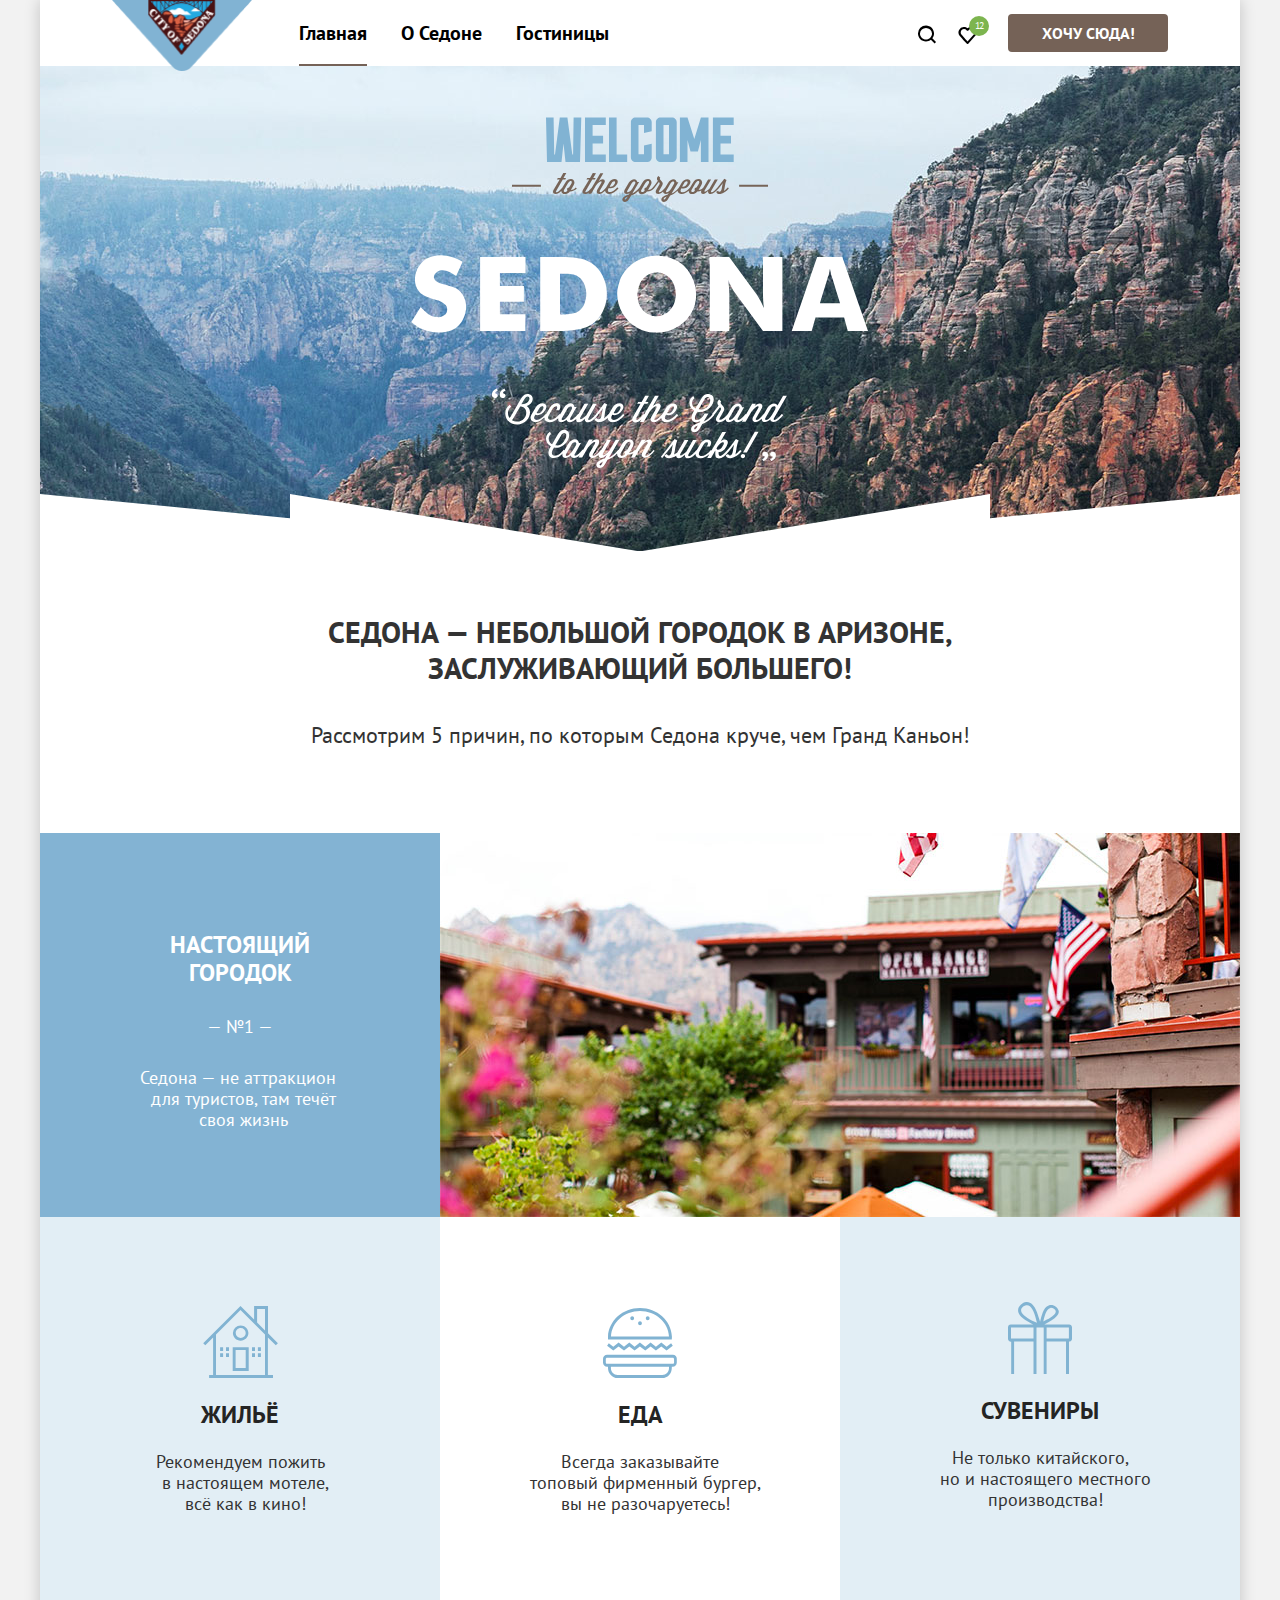
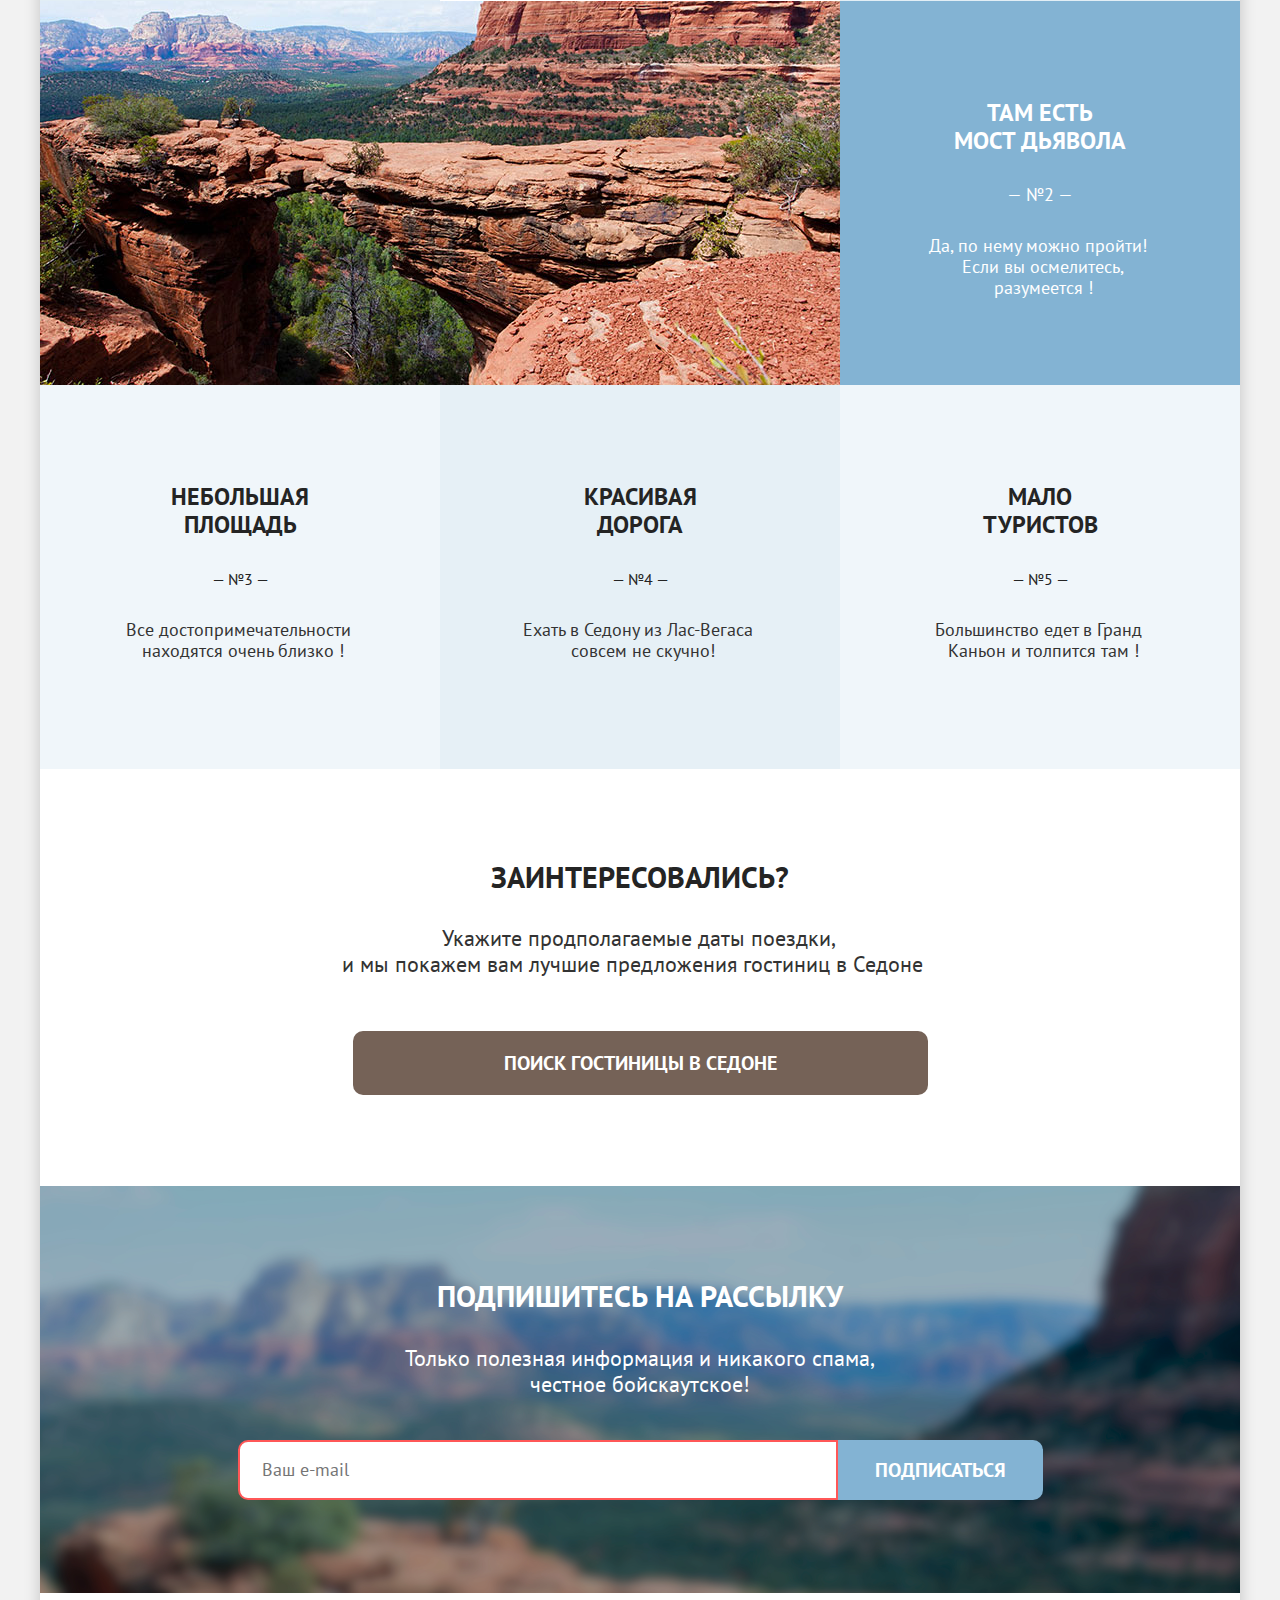
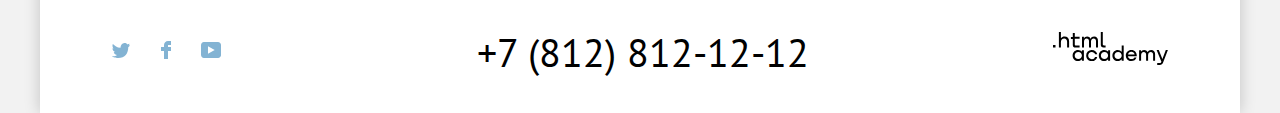
<file: index.html>
<!DOCTYPE html>
<html class="page" lang="en">
  <head>
    <meta charset="UTF-8" />
    <meta http-equiv="X-UA-Compatible" content="IE=edge" />
    <meta name="viewport" content="width=device-width, initial-scale=1.0" />
    <title>sedona</title>
    <link
      rel="icon"
      type="image/png"
      sizes="32x32"
      href="../sedona/img/favicon.ico"
    />
    <link
      href="https://fonts.googleapis.com/css2?family=Nanum+Pen+Script&family=PT+Sans+Narrow:wght@400;700&family=PT+Sans:wght@400;700&display=swap"
      rel="stylesheet"
    />
    <link rel="stylesheet" href="css/normaliz.css" />
    <link rel="stylesheet" href="css/style.css" />
  </head>

  <body>
    <div class="wrapper">
      <header class="page-header">
        <nav class="navigation">
          <a class="page-logo" href="index.html">
            <img
              src="img/logo.png"
              alt="логотип Седона"
              width="140"
              height="70"
            />
          </a>
          <ul class="navigation-list">
            <li class="navigation-item navigation-item-active">
              <a class="navigation-link active" href="index.html">Главная</a>
            </li>
            <li class="navigation-item">
              <a class="navigation-link" href="info.html">О Седоне</a>
            </li>
            <li class="navigation-item">
              <a class="navigation-link" href="hotels.html">Гостиницы</a>
            </li>
          </ul>
          <ul class="navigation-user">
            <li>
              <a class="navigation-user-link serch-link" href="#">
                <span class="visually-hidden"> Поиск </span>
                <svg
                  class="navigation-icon"
                  aria-hidden="true"
                  focusable="false"
                  width="42"
                  height="66"
                  fill="none"
                  xmlns="http://www.w3.org/2000/svg"
                >
                  <path
                    d="m30.03 40.05-3.71-3.7c1-1.3 1.7-3 1.7-4.9 0-4.4-3.61-8-8.02-8a8.12 8.12 0 0 0-8.03 8.1c0 4.4 3.61 8 8.03 8 1.8 0 3.5-.6 4.91-1.7l3.71 3.7 1.4-1.5ZM20 37.55c-3.31 0-6.02-2.7-6.02-6a6.03 6.03 0 0 1 12.03 0c0 3.3-2.7 6-6.01 6Z"
                  />
                </svg>
              </a>
            </li>

            <li class="navigation-item-wrapper">
              <a class="navigation-user-link favorit-link" href="#">
                <span class="visually-hidden"> Любимое </span>
                <svg
                  class="navigation-icon"
                  aria-hidden="true"
                  focusable="false"
                  width="19"
                  height="17"
                  fill="none"
                  xmlns="http://www.w3.org/2000/svg"
                >
                  <path
                    d="M9.44 17c-.3 0-.6-.1-.8-.4-5.41-6.1-6.72-7.5-7.02-7.9A5.4 5.4 0 0 1 6.03 0c1.3 0 2.51.5 3.51 1.3a5.47 5.47 0 0 1 9.03 4.1c0 1.3-.5 2.5-1.3 3.4l-7.02 7.9c-.2.2-.4.3-.8.3ZM3.43 7.5c.3.4 3.5 4 6.11 6.9l6.22-7c.5-.5.7-1.2.7-2 0-1.8-1.5-3.3-3.3-3.3-1 0-2.01.5-2.71 1.3-.3.3-.6.4-.9.4-.3 0-.6-.2-.8-.4a3.7 3.7 0 0 0-2.72-1.3c-1.8 0-3.3 1.5-3.3 3.3-.1.9.3 1.6.7 2.1-.1 0-.1 0 0 0Z"
                  />
                </svg>
                <span class="visually-hidden">
                  количество отелей в ибранном
                </span>
                <div class="favorit-couter">12</div>
              </a>
            </li>
          </ul>
        </nav>
        <a class="button button-hier" aria-label="открыть окно поиска" href="#"
          >Хочу сюда!</a
        >
      </header>

      <main class="page-main">
        <h1 class="visually-hidden">Домашная страница города Седона</h1>
        <section class="promo-img">
          <h2 class="visually-hidden">Добро пожаловать в Седону</h2>
          <img
            class="logo-velcom"
            src="img/svg/velcom.svg"
            width="458"
            height="352"
            alt="Добро пожаловать в великолепную Седону"
          />
        </section>

        <section class="advantages">
          <h2 class="visually-hidden">Преимущества Седоны</h2>
          <p class="lead">
            Седона &mdash;&nbsp;небольшой городок в Аризоне,<br />
            заслуживающий большего!
          </p>
          <p>Рассмотрим 5 причин, по которым Седона круче, чем Гранд Каньон!</p>
          <ul class="description-list">
            <li class="description-item description-first">
              <div class="description-card">
                <h3>Настоящий<br />городок</h3>
                <span>— №1 —</span>
                <p>
                  Седона — не аттракцион<br />
                  для туристов, там течёт<br />
                  своя жизнь
                </p>
              </div>
              <img
                class="advantage-img-first"
                alt="фото города Седона"
                src="img/photo-1.png"
                width="800"
                height="384"
              />
              <ul class="advantages-list">
                <li class="advantages-item house">
                  <div class="advantages-card">
                    <h3>Жильё</h3>
                    <p>
                      Рекомендуем пожить<br />
                      в настоящем мотеле,<br />
                      всё как в кино!
                    </p>
                  </div>
                </li>
                <li class="advantages-item food">
                  <div class="advantages-card">
                    <h3>Еда</h3>
                    <p>
                      Всегда заказывайте<br />
                      топовый фирменный бургер,<br />
                      вы не разочаруетесь!
                    </p>
                  </div>
                </li>
                <li class="advantages-item gift">
                  <div class="advantages-card">
                    <h3>Сувениры</h3>
                    <p>
                      Не только китайского,<br />
                      но и настоящего местного<br />
                      производства!
                    </p>
                  </div>
                </li>
              </ul>
            </li>
            <li class="description-item description-second">
              <img
                alt="Мост Дьявола"
                src="img/photo-2.png"
                width="800"
                height="384"
              />
              <div class="description-card">
                <h3>Там есть<br />мост дьявола</h3>
                <span>— №2 —</span>
                <p>
                  Да, по нему можно пройти!<br />
                  Если вы осмелитесь,<br />
                  разумеется !
                </p>
              </div>
            </li>
            <li class="description-item place">
              <div>
                <h3>Небольшая<br />площадь</h3>
                <span>— №3 —</span>
                <p>
                  Все достопримечательности<br />
                  находятся очень близко !
                </p>
              </div>
            </li>
            <li class="description-item road">
              <div>
                <h3>Красивая<br />дорога</h3>
                <span>— №4 —</span>
                <p>
                  Ехать в Седону из Лас-Вегаса<br />
                  совсем не скучно!
                </p>
              </div>
            </li>
            <li class="description-item tourist">
              <div>
                <h3>Мало<br />туристов</h3>
                <span>— №5 —</span>
                <p>
                  Большинство едет в Гранд<br />
                  Каньон и толпится там !
                </p>
              </div>
            </li>
          </ul>
        </section>

        <section class="search">
          <h2 class="visually-hidden">Поиск гостинец</h2>

          <p class="search-titel">Заинтересовались?</p>
          <p class="search-text">
            Укажите продполагаемые даты поездки, <br />и мы покажем вам лучшие
            предложения гостиниц в Седоне
          </p>
          <div class="form-title">
            <a href="#" class="button button-find"> Поиск гостиницы в седоне</a>
          </div>
        </section>

        <section class="mailing">
          <h2 class="mailing-titel">Подпишитесь на рассылку</h2>
          <p class="mailing-text">
            Только полезная информация и никакого спама,<br />
            честное бойскаутское!
          </p>
          <form
            class="mailing-form"
            action="https://echo.htmlacademy.ru"
            method="post"
          >
            <p class="mailing-email">
              <label class="visually-hidden" for="mailing-email">email</label>
              <input
                class="field error"
                placeholder="Ваш e-mail"
                type="email"
                name="mailing-list-email"
                id="mailing-email"
                required
              />
            </p>
            <button class="button mailing-button" type="submit">
              Подписаться
            </button>
          </form>
        </section>
      </main>

      <footer class="page-footer">
        <ul class="footer-social-list">
          <li class="footer-social-item">
            <a
              class="footer-social-link social-button-tw"
              href="https://twitter.com/htmlacademy_ru"
            >
              <span class="visually-hidden">Твитер</span>
            </a>
          </li>
          <li class="footer-social-item">
            <a
              class="footer-social-link social-button-fb"
              href="https://fecebook.com/htmlacademy"
            >
              <span class="visually-hidden">Фейсбук</span>
            </a>
          </li>
          <li class="footer-social-item">
            <a
              class="footer-social-link social-button-youtube"
              href="https://youtube.com/HTMLAcademyRUS"
            >
              <span class="visually-hidden">Ютуб</span>
            </a>
          </li>
        </ul>

        <div class="footer-contact">
          <a class="cotacts-fone" href="tel:88128121212">+7 (812) 812-12-12</a>
        </div>
        <div class="footer-foto">
        <a class="footer-link" aria-label="переход на сайт htmlacademy" href="https://htmlacademy.ru/">
             <svg
              class="footer-icon"
              aria-hidden="true"
              focusable="false"
              width="115"
              height="34"
              fill="none"
              xmlns="http://www.w3.org/2000/svg"
            >
              <path
                d="M0 12.9v2.6h2.5v-2.6H0ZM11.6 4.5c-1.6 0-2.8.7-3.6 1.7h-.1V0h-2v15.5h2v-5.3c0-2.1 1.3-3.6 3.3-3.6 1.8 0 2.9 1.4 2.9 3.2v5.7h2V9.4c.1-3-1.8-4.9-4.5-4.9ZM26.6 4.8h-4.8V1.1h-2v3.8h-1.9v2h1.9v6c0 1.7 1 2.7 2.7 2.7h4.1v-2h-3.7c-.7 0-1.1-.4-1.1-1.1V6.8h4.8v-2ZM41.1 4.6c-1.6 0-2.9.8-3.5 2.1h-.1c-.6-1.2-1.8-2.1-3.4-2.1-1.4 0-2.5.8-3.1 1.8h-.1V4.8H29v10.6h2V10c0-2 1-3.5 2.6-3.5 1.5 0 2.4 1 2.4 2.6v6.3h2V9.8c0-2.4 1.4-3.3 2.6-3.3 1.5 0 2.4 1 2.4 2.6v6.3h2V8.9c.1-2.5-1.4-4.3-3.9-4.3ZM47.8 12.7c0 1.7 1 2.7 2.8 2.7h2v-2h-1.7c-.7 0-1.1-.4-1.1-1.1V0h-2v12.7ZM28.9 19.7c-.9-1.1-2.2-1.8-3.9-1.8-3.1 0-5.4 2.3-5.4 5.6s2.3 5.6 5.4 5.6c1.8 0 3-.8 3.8-1.9h.1v1.6h2V18.2h-2v1.5Zm-3.6 7.4c-2.2 0-3.6-1.6-3.6-3.6s1.4-3.6 3.6-3.6 3.6 1.6 3.6 3.6c0 1.9-1.4 3.6-3.6 3.6ZM44.2 22c-.5-2.4-2.6-4.1-5.4-4.1a5.4 5.4 0 0 0-5.6 5.6c0 3.1 2.2 5.6 5.6 5.6 2.8 0 4.9-1.8 5.4-4.2h-2.1a3.4 3.4 0 0 1-3.3 2.3c-2.2 0-3.6-1.6-3.6-3.6s1.4-3.6 3.6-3.6c1.6 0 2.8 1 3.3 2.2h2.1V22ZM55.1 19.7c-.9-1.1-2.2-1.8-3.9-1.8-3.1 0-5.4 2.3-5.4 5.6s2.3 5.6 5.4 5.6c1.8 0 3-.8 3.8-1.9h.1v1.6h2V18.2h-2v1.5Zm-3.6 7.4c-2.2 0-3.6-1.6-3.6-3.6s1.4-3.6 3.6-3.6 3.6 1.6 3.6 3.6c0 1.9-1.5 3.6-3.6 3.6ZM68.7 19.8c-.9-1.1-2.2-1.9-3.9-1.9-3.1 0-5.4 2.3-5.4 5.6s2.2 5.6 5.4 5.6c1.7 0 3-.8 3.8-1.8h.1v1.5h2V13.4h-2v6.4Zm-3.6 7.3c-2.2 0-3.6-1.6-3.6-3.6s1.4-3.6 3.6-3.6 3.6 1.6 3.6 3.6c-.1 2-1.5 3.6-3.6 3.6ZM78.3 17.9c-3.3 0-5.5 2.5-5.5 5.6 0 3 2.1 5.6 5.5 5.6 2.5 0 4.5-1.3 5.2-3.6h-2.1c-.5 1-1.6 1.6-3 1.6-1.9 0-3.3-1.3-3.4-2.9h8.8c.2-3.6-2-6.3-5.5-6.3Zm0 1.9c1.7 0 3 1 3.3 2.6h-6.5c.3-1.5 1.5-2.6 3.2-2.6ZM98.2 17.9c-1.6 0-2.9.8-3.6 2h-.1c-.6-1.2-1.8-2-3.4-2-1.4 0-2.5.7-3.1 1.8v-1.5h-1.9v10.6h2v-5.4c0-2 1-3.4 2.6-3.5 1.5 0 2.4 1 2.4 2.6v6.3h2v-5.6c0-2.4 1.4-3.3 2.6-3.3 1.5 0 2.4 1 2.4 2.6v6.3h2v-6.5c.1-2.6-1.4-4.4-3.9-4.4ZM109.4 27l-3.6-8.9h-2.2l4.8 11.6c-.3.9-.7 1.2-1.7 1.2h-2.5v2h2.5c1.8 0 2.8-.8 3.5-2.6l4.7-12.2h-2.1l-3.4 8.9Z"
              />
            </svg>
          </a>
        </div>
      </footer>
    </div>
    <!-- модальное окно -->
    <div class="modal-container modal-container-close">
      <form
        class="modal-window"
        action="https://echo.htmlacademy.ru"
        method="post"
      >
        <div class="modal-wrapper">
          <div class="modal-header">
            <h2 class="modal-title">Поиск гостиницы в Седоне</h2>
            <button class="button-modal-closed" type="button">
              <span class="visually-hidden">Закрыть</span>
            </button>
          </div>
          <div class="modal-wrapper-date">
            <label class="modal-label" for="arrival">Дата заезда:</label>
            <input
              class="modal-input"
              id="arrival"
              type="text"
              value="27 апреля 2020"
            />
            <svg
              class="modal-input-svg"
              width="15"
              height="15"
              viewBox="0 0 15 15"
              fill="none"
              xmlns="http://www.w3.org/2000/svg"
            >
              <path
                d="M5.5 10C5.8 10 6 9.8 6 9.5C6 9.2 5.8 9 5.5 9C5.2 9 5 9.2 5 9.5C5 9.8 5.2 10 5.5 10Z"
                fill="black"
                opacity="0.3"
              />
              <path
                d="M14 2H12V0H11V2H4V0H3V2H1C0.4 2 0 2.4 0 3V6V7V14C0 14.5 0.4 15 1 15H14C14.5 15 15 14.5 15 14V7V6V3C15 2.4 14.5 2 14 2ZM14 14H1V7H14V14ZM1 6V3H3V5H4V3H11V5H12V3H14V6H1Z"
                fill="black"
                opacity="0.3"
              />
              <path
                d="M7.5 10C7.8 10 8 9.8 8 9.5C8 9.2 7.8 9 7.5 9C7.2 9 7 9.2 7 9.5C7 9.8 7.2 10 7.5 10Z"
                fill="black"
                opacity="0.3"
              />
              <path
                d="M9.5 10C9.8 10 10 9.8 10 9.5C10 9.2 9.8 9 9.5 9C9.2 9 9 9.2 9 9.5C9 9.8 9.2 10 9.5 10Z"
                fill="black"
                opacity="0.3"
              />
              <path
                d="M5.5 11C5.2 11 5 11.2 5 11.5C5 11.8 5.2 12 5.5 12C5.8 12 6 11.8 6 11.5C6 11.2 5.8 11 5.5 11Z"
                fill="black"
                opacity="0.3"
              />
              <path
                d="M3.5 10C3.8 10 4 9.8 4 9.5C4 9.2 3.8 9 3.5 9C3.2 9 3 9.2 3 9.5C3 9.8 3.2 10 3.5 10Z"
                fill="black"
                opacity="0.3"
              />
              <path
                d="M3.5 11C3.2 11 3 11.2 3 11.5C3 11.8 3.2 12 3.5 12C3.8 12 4 11.8 4 11.5C4 11.2 3.8 11 3.5 11Z"
                fill="black"
                opacity="0.3"
              />
              <path
                d="M7.5 11C7.2 11 7 11.2 7 11.5C7 11.8 7.2 12 7.5 12C7.8 12 8 11.8 8 11.5C8 11.2 7.8 11 7.5 11Z"
                fill="black"
                opacity="0.3"
              />
              <path
                d="M9.5 11C9.2 11 9 11.2 9 11.5C9 11.8 9.2 12 9.5 12C9.8 12 10 11.8 10 11.5C10 11.2 9.8 11 9.5 11Z"
                fill="black"
                opacity="0.3"
              />
              <path
                d="M11.5 10C11.8 10 12 9.8 12 9.5C12 9.2 11.8 9 11.5 9C11.2 9 11 9.2 11 9.5C11 9.8 11.2 10 11.5 10Z"
                fill="black"
                opacity="0.3"
              />
              <path
                d="M11.5 11C11.2 11 11 11.2 11 11.5C11 11.8 11.2 12 11.5 12C11.8 12 12 11.8 12 11.5C12 11.2 11.8 11 11.5 11Z"
                fill="black"
                opacity="0.3"
              />
            </svg>
          </div>
          <span class="arrival-text">Мы не можем отправить вас в прошлое.</span>
          <div class="modal-wrapper-date">
            <label class="modal-label" for="departure">Дата выезда:</label>
            <input
              class="modal-input"
              id="departure"
              type="text"
              value="1 сентября 2021"
            />
            <svg
              class="modal-input-svg"
              width="15"
              height="15"
              viewBox="0 0 15 15"
              fill="none"
              xmlns="http://www.w3.org/2000/svg"
            >
              <path
                d="M5.5 10C5.8 10 6 9.8 6 9.5C6 9.2 5.8 9 5.5 9C5.2 9 5 9.2 5 9.5C5 9.8 5.2 10 5.5 10Z"
                fill="black"
                opacity="0.3"
              />
              <path
                d="M14 2H12V0H11V2H4V0H3V2H1C0.4 2 0 2.4 0 3V6V7V14C0 14.5 0.4 15 1 15H14C14.5 15 15 14.5 15 14V7V6V3C15 2.4 14.5 2 14 2ZM14 14H1V7H14V14ZM1 6V3H3V5H4V3H11V5H12V3H14V6H1Z"
                fill="black"
                opacity="0.3"
              />
              <path
                d="M7.5 10C7.8 10 8 9.8 8 9.5C8 9.2 7.8 9 7.5 9C7.2 9 7 9.2 7 9.5C7 9.8 7.2 10 7.5 10Z"
                fill="black"
                opacity="0.3"
              />
              <path
                d="M9.5 10C9.8 10 10 9.8 10 9.5C10 9.2 9.8 9 9.5 9C9.2 9 9 9.2 9 9.5C9 9.8 9.2 10 9.5 10Z"
                fill="black"
                opacity="0.3"
              />
              <path
                d="M5.5 11C5.2 11 5 11.2 5 11.5C5 11.8 5.2 12 5.5 12C5.8 12 6 11.8 6 11.5C6 11.2 5.8 11 5.5 11Z"
                fill="black"
                opacity="0.3"
              />
              <path
                d="M3.5 10C3.8 10 4 9.8 4 9.5C4 9.2 3.8 9 3.5 9C3.2 9 3 9.2 3 9.5C3 9.8 3.2 10 3.5 10Z"
                fill="black"
                opacity="0.3"
              />
              <path
                d="M3.5 11C3.2 11 3 11.2 3 11.5C3 11.8 3.2 12 3.5 12C3.8 12 4 11.8 4 11.5C4 11.2 3.8 11 3.5 11Z"
                fill="black"
                opacity="0.3"
              />
              <path
                d="M7.5 11C7.2 11 7 11.2 7 11.5C7 11.8 7.2 12 7.5 12C7.8 12 8 11.8 8 11.5C8 11.2 7.8 11 7.5 11Z"
                fill="black"
                opacity="0.3"
              />
              <path
                d="M9.5 11C9.2 11 9 11.2 9 11.5C9 11.8 9.2 12 9.5 12C9.8 12 10 11.8 10 11.5C10 11.2 9.8 11 9.5 11Z"
                fill="black"
                opacity="0.3"
              />
              <path
                d="M11.5 10C11.8 10 12 9.8 12 9.5C12 9.2 11.8 9 11.5 9C11.2 9 11 9.2 11 9.5C11 9.8 11.2 10 11.5 10Z"
                fill="black"
                opacity="0.3"
              />
              <path
                d="M11.5 11C11.2 11 11 11.2 11 11.5C11 11.8 11.2 12 11.5 12C11.8 12 12 11.8 12 11.5C12 11.2 11.8 11 11.5 11Z"
                fill="black"
                opacity="0.3"
              />
            </svg>
          </div>
          <span class="departure-text"
            >На эти даты есть свободные номера. Пока есть.</span
          >

          <div class="modal-number">
            <div class="modal-wrapper-number">
              <label class="modal-label" for="adult">Взрослые:</label>
              <div class="modal-button-wrapper">
                <input class="modal-input" id="adult" type="number" value="2" />
                <button class="modal-input-minus" type="button">
                  <span class="visually-hidden">Уменьшить количество</span>
                </button>
                <button class="modal-input-plus" type="button">
                  <span class="visually-hidden">Увеличеть количество</span>
                </button>
              </div>
            </div>
            <div class="modal-wrapper-number">
              <label class="modal-label label-tooltip" for="children"
                >Дети:</label
              >
              <svg
                class="tooltip-svg"
                width="25"
                height="25"
                viewBox="0 0 25 25"
                fill="none"
                xmlns="http://www.w3.org/2000/svg"
              >
                <circle cx="12.5" cy="12.5" r="12.5" fill="#83B3D3" />
              </svg>
              <div class="tooltip-wrapper">
                <span class="tooltip-text"
                  >Укажите количество детей,<br />
                  которые будут с вами,возраст<br />
                  которых от 6 до 18 лет. Дети<br />
                  до 6 лет размещаются<br />
                  бесплатно.
                </span>
              </div>
              <div class="modal-button-wrapper">
                <input
                  class="modal-input"
                  id="children"
                  type="number"
                  value="1"
                />
                <button class="modal-input-minus" type="button">
                  <span class="visually-hidden">Уменьшить количество</span>
                </button>
                <button class="modal-input-plus" type="button">
                  <span class="visually-hidden">Увеличеть количество</span>
                </button>
              </div>
            </div>
          </div>
          <button class="modal-button" type="submit">Найти</button>
        </div>
      </form>
    </div>
  </body>
</html>
</file>
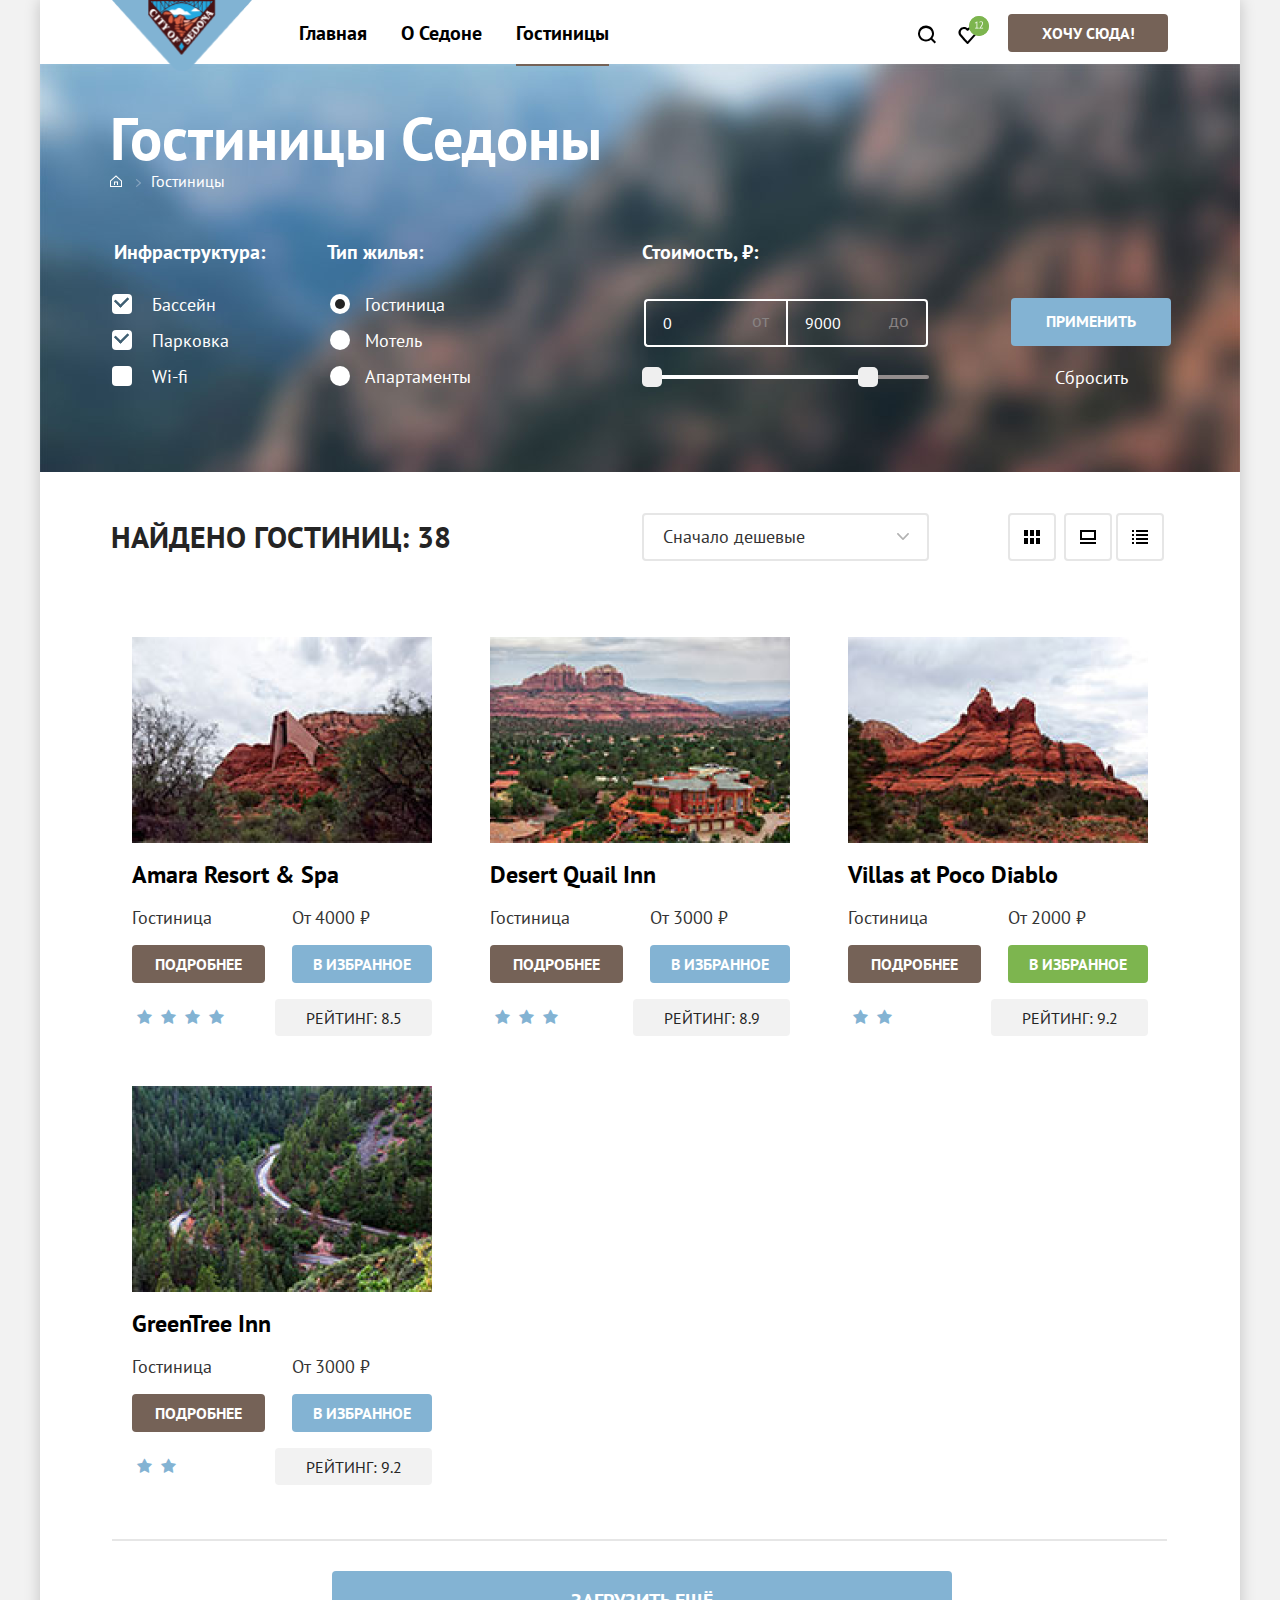
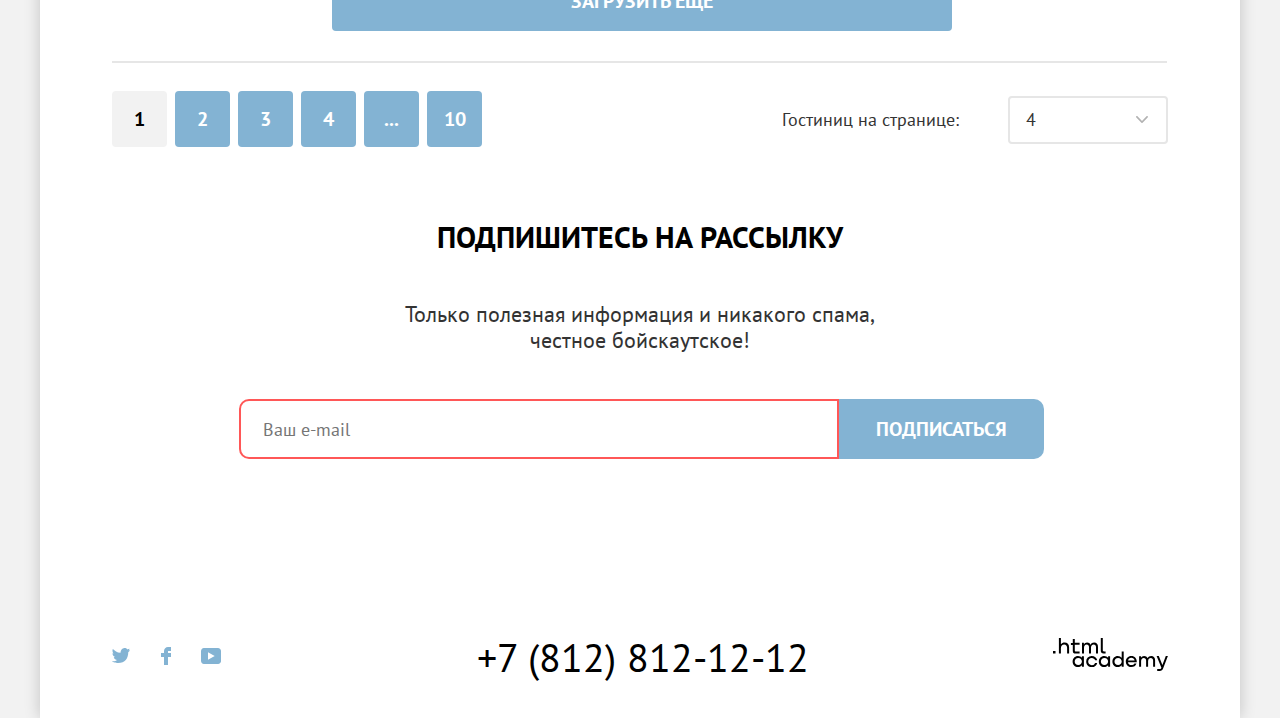
<file: hotels.html>
<!DOCTYPE html>
<html lang="en">
  <head>
    <meta charset="UTF-8" />
    <meta http-equiv="X-UA-Compatible" content="IE=edge" />
    <meta name="viewport" content="width=device-width, initial-scale=1.0" />
    <title>Каталог</title>
    <link rel="icon" type="image/png" href="../sedona/img/favicon.ico" />
    <link
      href="https://fonts.googleapis.com/css2?family=Nanum+Pen+Script&family=PT+Sans+Narrow:wght@400;700&family=PT+Sans:wght@400;700&display=swap"
      rel="stylesheet"
    />
    <link rel="stylesheet" href="css/normaliz.css" />
    <link rel="stylesheet" href="css/style.css" />
    <link
      rel="stylesheet"
      href="https://cdnjs.cloudflare.com/ajax/libs/font-awesome/4.7.0/css/font-awesome.min.css"
    />
  </head>

  <body>
    <div class="wrapper">
      <header class="page-header">
        <nav class="navigation">
          <a class="page-logo" href="index.html">
            <img
              src="img/logo.png"
              alt="логотип седона"
              width="140"
              height="70"
            />
          </a>
          <ul class="navigation-list">
            <li class="navigation-item">
              <a class="navigation-link active" href="index.html">Главная</a>
            </li>
            <li class="navigation-item">
              <a class="navigation-link" href="info.html">О Седоне</a>
            </li>
            <li class="navigation-item navigation-item-active">
              <a class="navigation-link" href="hotels.html">Гостиницы</a>
            </li>
          </ul>

          <ul class="navigation-user">
            <li>
              <a
                class="navigation-user-link serch-link"
                aria-label="поиск отелей"
                href="#"
              >
                <svg
                  class="navigation-icon"
                  aria-hidden="true"
                  focusable="false"
                  width="42"
                  height="66"
                  fill="none"
                  xmlns="http://www.w3.org/2000/svg"
                >
                  <path
                    d="m30.03 40.05-3.71-3.7c1-1.3 1.7-3 1.7-4.9 0-4.4-3.61-8-8.02-8a8.12 8.12 0 0 0-8.03 8.1c0 4.4 3.61 8 8.03 8 1.8 0 3.5-.6 4.91-1.7l3.71 3.7 1.4-1.5ZM20 37.55c-3.31 0-6.02-2.7-6.02-6a6.03 6.03 0 0 1 12.03 0c0 3.3-2.7 6-6.01 6Z"
                  />
                </svg>
                <span class="visually-hidden"> Поиск </span>
              </a>
            </li>

            <li class="navigation-item-wrapper">
              <a
                class="navigation-user-link favorit-link"
                aria-label="переход на страницу избранных отелей"
                href="#"
              >
                <svg
                  class="navigation-icon"
                  aria-hidden="true"
                  focusable="false"
                  width="19"
                  height="17"
                  fill="none"
                  xmlns="http://www.w3.org/2000/svg"
                >
                  <path
                    d="M9.44 17c-.3 0-.6-.1-.8-.4-5.41-6.1-6.72-7.5-7.02-7.9A5.4 5.4 0 0 1 6.03 0c1.3 0 2.51.5 3.51 1.3a5.47 5.47 0 0 1 9.03 4.1c0 1.3-.5 2.5-1.3 3.4l-7.02 7.9c-.2.2-.4.3-.8.3ZM3.43 7.5c.3.4 3.5 4 6.11 6.9l6.22-7c.5-.5.7-1.2.7-2 0-1.8-1.5-3.3-3.3-3.3-1 0-2.01.5-2.71 1.3-.3.3-.6.4-.9.4-.3 0-.6-.2-.8-.4a3.7 3.7 0 0 0-2.72-1.3c-1.8 0-3.3 1.5-3.3 3.3-.1.9.3 1.6.7 2.1-.1 0-.1 0 0 0Z"
                  />
                </svg>
                <span class="visually-hidden"> Любимое </span>
                <div class="favorit-couter">
                  <svg
                    width="20"
                    height="20"
                    fill="none"
                    xmlns="http://www.w3.org/2000/svg"
                  >
                    <rect width="20" height="20" rx="10" fill="#7DB54F" />
                    <path
                      d="M6.13 11.76h1.4V6.92l.1-.59-.4.47-1.1.79-.38-.51 2.2-1.7h.36v6.38h1.37v.74H6.13v-.74Zm7.83-4.67c0 .35-.07.72-.2 1.09a10.88 10.88 0 0 1-1.21 2.21c-.26.35-.52.69-.78 1.01l-.49.43v.04l.64-.11h2.18v.74h-3.98v-.29a33.15 33.15 0 0 0 1.17-1.32 15.09 15.09 0 0 0 1.25-1.83c.18-.32.32-.64.43-.95.1-.31.16-.61.16-.89 0-.33-.1-.6-.28-.81-.19-.22-.47-.33-.85-.33-.25 0-.5.05-.74.16-.24.1-.45.22-.62.35l-.33-.57c.23-.2.51-.36.83-.47.32-.11.66-.17 1.03-.17.29 0 .54.04.76.13a1.5 1.5 0 0 1 .91.9c.08.2.12.43.12.68Z"
                      fill="#fff"
                    />
                  </svg>
                </div>
              </a>
            </li>
          </ul>
        </nav>
        <a class="button button-hier" href="#">Хочу сюда!</a>
      </header>

      <main class="main-inner">
        <header class="inner-header">
          <h1 class="inner-header-titel">Гостиницы Седоны</h1>
          <h2 class="visually-hidden">Список гостинец с фильтрами</h2>
          <ul class="breadcrumbs">
            <li class="visually-hidden">ссылка на главную</li>
            <li>
              <a class="breadcrumbs-link" aria-label="переход на главную страницу" href="index.html">
                <svg
                  class="breadcrumbs-icon"
                  aria-hidden="true"
                  focusable="false"
                  width="12"
                  height="12"
                  fill="none"
                  xmlns="http://www.w3.org/2000/svg"
                >
                  <g fill="#fff" clip-path="url(#a)">
                    <path
                      d="M6 .3 0 5.8V12h12V5.8L6 .3ZM11 11H1V6.2l5-4.5 5 4.5V11Z"
                    />
                    <path d="M4 10h1V7.5h2V10h1V6.5H4V10Z" />
                  </g>
                  <defs>
                    <clippath id="a">
                      <path fill="#fff" d="M0 0h12v12H0z" />
                    </clippath>
                  </defs>
                </svg>
              </a>
            </li>
            <li class="breadcrumbs-item">
              <a class="breadcrumbs-link" href="#">Гостиницы</a>
            </li>
          </ul>

          <form
            class="filter"
            action="https://echo.htmlacademy.ru"
            method="post"
          >
            <fieldset class="filter-section">
              <legend class="filter-title">Инфраструктура:</legend>
              <ul class="filter-list">
                <li class="filter-item">
                  <label class="control">
                    <input
                      class="visually-hidden control-input"
                      type="checkbox"
                      name="pool"
                      checked
                    />
                    <span class="control-mark"></span>
                    <span class="control-label">Бассейн</span>
                  </label>
                </li>
                <li class="filter-item">
                  <label for="parking" class="control">
                    <input
                      class="visually-hidden control-input"
                      type="checkbox"
                      name="parking"
                      id="parking"
                      checked
                    />
                    <span class="control-mark"></span>
                    <span class="control-label">Парковка</span>
                  </label>
                </li>
                <li class="filter-item">
                  <label for="wifi" class="control">
                    <input
                      class="visually-hidden control-input"
                      type="checkbox"
                      name="wifi"
                      id="wifi"
                    />
                    <span class="control-mark"></span>
                    <span class="control-label">Wi-fi</span>
                  </label>
                </li>
              </ul>
            </fieldset>
            <fieldset class="filter-section">
              <legend class="filter-title">Тип жилья:</legend>
              <ul class="filter-list">
                <li class="filter-item">
                  <label class="control">
                    <input
                      class="visually-hidden control-input"
                      type="radio"
                      name="type-house"
                      value="hotel"
                      checked
                    />
                    <span class="control-mark"></span>
                    <span class="control-label">Гостиница</span>
                  </label>
                </li>
                <li class="filter-item">
                  <label class="control">
                    <input
                      class="visually-hidden control-input"
                      type="radio"
                      name="type-house"
                      value="motel"
                    />
                    <span class="control-mark"></span>
                    <span class="control-label">Мотель</span>
                  </label>
                </li>
                <li class="filter-item">
                  <label class="control">
                    <input
                      class="visually-hidden control-input"
                      type="radio"
                      name="type-house"
                      value="apartment"
                    />
                    <span class="control-mark"></span>
                    <span class="control-label">Апартаменты</span>
                  </label>
                </li>
              </ul>
            </fieldset>

            <fieldset class="filter-section">
              <legend class="filter-title">Стоимость, ₽:</legend>
              <div class="range">
                <div class="range-wrapper-inputs">
                  <input
                    class="range-input"
                    type="number"
                    name="min-price"
                    value="0"
                    id="min-price"
                  />
                  <label class="catalog-filter-label label-left" for="min-price"
                    >от</label
                  >

                  <input
                    class="range-input"
                    type="number"
                    name="max-price"
                    value="9000"
                    id="max-price"
                  />
                  <label
                    class="catalog-filter-label label-right"
                    for="max-price"
                    >до</label
                  >
                </div>

                <div class="range-scale">
                  <div class="range-bar">
                    <button class="range-toggle range-toggle-min" type="button">
                      <span class="visually-hidden"
                        >Изменить минимальную цену</span
                      >
                    </button>
                    <button class="range-toggle range-toggle-max" type="button">
                      <span class="visually-hidden"
                        >Изменить максимальную цену</span
                      >
                    </button>
                  </div>
                </div>
              </div>
            </fieldset>
            <div class="applay-container">
              <button class="button apply-button" type="submit">
                Применить
              </button>
              <button id="b1" class="reset-button" type="reset">
                Сбросить
              </button>
            </div>
          </form>
        </header>

        <section class="hotel-sorting">
          <h2 class="visually-hidden">Сортировка результатов поиска</h2>
          <p class="hotel-found">Найдено гостиниц: 38</p>
          <form
            class="sorting-type"
            action="https://echo.htmlacademy.ru/"
            method="get"
          >
            <label class="visually-hidden" for="sorting">Сортировка</label>

            <select class="sorting" name="sorting" id="sorting">
              <option value="cheap">Сначало дешевые</option>
              <option value="popular">Сначало популярные</option>
              <option value="expensive">Сначало дорогие</option>
              <option value="comfort">Сначало комфортные</option>
            </select>

            <button class="visually-hidden" type="submit">
              Отсортировать продукты
            </button>
          </form>
          <ul class="view-list">
            <li class="view-item view-item-active">
              <a href="#" class="view-link">
                <svg
                  width="16"
                  height="14"
                  fill="none"
                  xmlns="http://www.w3.org/2000/svg"
                >
                  <g fill="#000">
                    <path
                      d="M4 0H0v6h4V0ZM16 0h-4v6h4V0ZM10 0H6v6h4V0ZM4 8H0v6h4V8ZM16 8h-4v6h4V8ZM10 8H6v6h4V8Z"
                    />
                  </g>
                </svg>
                <span class="visually-hidden">показать карточками</span>
              </a>
            </li>
            <li class="view-item">
              <a href="#" class="view-link">
                <svg
                  width="16"
                  height="14"
                  fill="none"
                  xmlns="http://www.w3.org/2000/svg"
                >
                  <g fill="#000">
                    <path d="M16 12H0v2h16v-2ZM14 2v6H2V2h12Zm2-2H0v10h16V0Z" />
                  </g>
                </svg>
                <span class="visually-hidden">показать слайдами</span>
              </a>
            </li>
            <li class="view-item">
              <a href="#" class="view-link">
                <svg
                  width="16"
                  height="14"
                  fill="none"
                  xmlns="http://www.w3.org/2000/svg"
                >
                  <g fill="#000">
                    <path
                      d="M2 0H0v2h2V0ZM16 0H4v2h12V0ZM2 4H0v2h2V4ZM16 4H4v2h12V4ZM2 8H0v2h2V8ZM16 8H4v2h12V8ZM2 12H0v2h2v-2ZM16 12H4v2h12v-2Z"
                    />
                  </g>
                </svg>
                <span class="visually-hidden">показать списком</span>
              </a>
            </li>
          </ul>
        </section>
        <section class="hotel-card">
          <div class="hotel-list">
            <h2 class="visually-hidden">Результаты поиска</h2>

            <article class="hotel">
              <a class="hotel-link" href="#"
                ><h4 class="hotel-title">Amara Resort &amp; Spa</h4>
              </a>

              <img
                class="hotel-img"
                src="img/hotel-1.png"
                width="300"
                height="206"
                alt="Фото гостиницы Amara Resort & Spa"
              />

              <p class="hotel-property">
                <span class="hotel-type">Гостиница</span>
                <span class="hotel-price">От 4000 ₽</span>
              </p>

              <a class="hotel-more hotel-details-link button" href="#"
                >Подробнее</a
              >
              <a class="hotel-book button" href="#">В избранное</a>

              <p class="hotel-star star star-four">
                <span class="visually-hidden">4 звезды</span>
                <span class="fa fa-star checked"></span>
                <span class="fa fa-star checked"></span>
                <span class="fa fa-star checked"></span>
                <span class="fa fa-star checked"></span>
              </p>
              <p class="hotel-rating-number">Рейтинг: 8.5</p>
            </article>

            <article class="hotel">
              <a class="hotel-link" href="#"
                ><h4 class="hotel-title">Desert Quail Inn</h4>
              </a>

              <img
                class="hotel-img"
                src="img/hotel-2.png"
                width="300"
                height="206"
                alt="Фото мотеля Desert Quail Inn"
              />

              <p class="hotel-property">
                <span class="hotel-type">Гостиница</span>
                <span class="hotel-price">От 3000 ₽</span>
              </p>

              <a class="hotel-more hotel-details-link button" href="#"
                >Подробнее</a
              >
              <a class="hotel-book button" href="#">В избранное</a>

              <p class="hotel-star star star-three">
                <span class="visually-hidden">3 звезды</span>

                <span class="fa fa-star checked"></span>
                <span class="fa fa-star checked"></span>
                <span class="fa fa-star checked"></span>
              </p>
              <p class="hotel-rating-number">Рейтинг: 8.9</p>
            </article>
            <article class="hotel">
              <a class="hotel-link" href="#"
                ><h4 class="hotel-title">Villas at Poco Diablo</h4>
              </a>

              <img
                class="hotel-img"
                src="img/hotel-3.png"
                width="300"
                height="206"
                alt="Фото Villas at Poco Diablo"
              />

              <p class="hotel-property">
                <span class="hotel-type">Гостиница</span>
                <span class="hotel-price">От 2000 ₽</span>
              </p>

              <a class="hotel-more hotel-details-link button" href="#"
                >Подробнее</a
              >
              <a class="hotel-book link-green button" href="#"> В избранное </a>

              <p class="hotel-star star star-two">
                <span class="visually-hidden">2 звезды</span>

                <span class="fa fa-star checked"></span>
                <span class="fa fa-star checked"></span>
              </p>

              <p class="hotel-rating-number">Рейтинг: 9.2</p>
            </article>
            <article class="hotel">
              <a class="hotel-link" href="#"
                ><h4 class="hotel-title">GreenTree Inn</h4>
              </a>

              <img
                class="hotel-img"
                src="img/hotel-4.png"
                width="300"
                height="206"
                alt="Фото GreenTree Inn"
              />

              <p class="hotel-property">
                <span class="hotel-type">Гостиница</span>
                <span class="hotel-price">От 3000 ₽</span>
              </p>

              <a class="hotel-more hotel-details-link button" href="#"
                >Подробнее</a
              >
              <a class="hotel-book button" href="#">В избранное</a>

              <p class="hotel-star star star-two">
                <span class="visually-hidden">2 звезды</span>

                <span class="fa fa-star checked"></span>
                <span class="fa fa-star checked"></span>
              </p>

              <p class="hotel-rating-number">Рейтинг: 9.2</p>
            </article>
          </div>

          <div class="line">
            <button class="button load-more" type="button">
              Загрузить ещё
            </button>
          </div>
          <div class="pagination-container">
            <ul class="pagination">
              <li class="pagination-item">
                <a class="pagination-link pagination-curent">1</a>
              </li>
              <li class="pagination-item">
                <a class="pagination-link" href="#">2</a>
              </li>
              <li class="pagination-item">
                <a class="pagination-link" href="#">3</a>
              </li>
              <li class="pagination-item">
                <a class="pagination-link" href="#">4</a>
              </li>
              <li class="pagination-item">
                <a class="pagination-link" href="#">...</a>
              </li>
              <li class="pagination-item">
                <a class="pagination-link" href="#">10</a>
              </li>
            </ul>
            <form
              class="sorting-page"
              action="https://echo.htmlacademy.ru/"
              method="get"
            >
              <label for="triage">Гостиниц на странице:</label>
              <select class="select-number" name="triage" id="triage">
                <option value="4">4</option>
                <option value="3">3</option>
                <option value="2">2</option>
                <option value="1">1</option>
              </select>
              <button class="visually-hidden" type="submit">
                Показать количество
              </button>
            </form>
          </div>
        </section>
        <section class="mailing mailing-catalog">
          <h2 class="mailing-catalog-titel">Подпишитесь на рассылку</h2>
          <p class="mailing-catalog-description">
            Только полезная информация и никакого спама,<br />
            честное бойскаутское!
          </p>
          <form
            class="mailing-form mailing-form-catalog"
            action="https://echo.htmlacademy.ru"
            method="post"
          >
            <p class="mailing-list-email">
              <label class="visually-hidden" for="mailing-list-email"
                >email</label
              >
              <input
                class="field error"
                placeholder="Ваш e-mail"
                type="email"
                name="mailing-list-email"
                id="mailing-list-email"
                required
              />
            </p>
            <button class="button mailing-button" type="submit">
              Подписаться
            </button>
          </form>
        </section>
      </main>

      <footer class="page-footer">
        <ul class="footer-social-list">
          <li class="footer-social-item">
            <a
              class="footer-social-link social-button-tw"
              href="https://twitter.com/htmlacademy_ru"
            >
              <span class="visually-hidden">Твитер</span>
            </a>
          </li>
          <li class="footer-social-item">
            <a
              class="footer-social-link social-button-fb"
              href="https://fecebook.com/htmlacademy"
            >
              <span class="visually-hidden">Фейсбук</span>
            </a>
          </li>
          <li class="footer-social-item">
            <a
              class="footer-social-link social-button-youtube"
              href="https://youtube.com/HTMLAcademyRUS"
            >
              <span class="visually-hidden">Ютуб</span>
            </a>
          </li>
        </ul>

        <div class="footer-contact">
          <a class="cotacts-fone" href="tel:88128121212">+7 (812) 812-12-12</a>
        </div>
        <div class="footer-foto">
          <a class="footer-link" aria-label="переход на сайт htmlacademy" href="https://htmlacademy.ru/">
            <svg
              class="footer-icon"
              aria-hidden="true"
              focusable="false"
              width="115"
              height="34"
              fill="none"
              xmlns="http://www.w3.org/2000/svg"
            >
              <path
                d="M0 12.9v2.6h2.5v-2.6H0ZM11.6 4.5c-1.6 0-2.8.7-3.6 1.7h-.1V0h-2v15.5h2v-5.3c0-2.1 1.3-3.6 3.3-3.6 1.8 0 2.9 1.4 2.9 3.2v5.7h2V9.4c.1-3-1.8-4.9-4.5-4.9ZM26.6 4.8h-4.8V1.1h-2v3.8h-1.9v2h1.9v6c0 1.7 1 2.7 2.7 2.7h4.1v-2h-3.7c-.7 0-1.1-.4-1.1-1.1V6.8h4.8v-2ZM41.1 4.6c-1.6 0-2.9.8-3.5 2.1h-.1c-.6-1.2-1.8-2.1-3.4-2.1-1.4 0-2.5.8-3.1 1.8h-.1V4.8H29v10.6h2V10c0-2 1-3.5 2.6-3.5 1.5 0 2.4 1 2.4 2.6v6.3h2V9.8c0-2.4 1.4-3.3 2.6-3.3 1.5 0 2.4 1 2.4 2.6v6.3h2V8.9c.1-2.5-1.4-4.3-3.9-4.3ZM47.8 12.7c0 1.7 1 2.7 2.8 2.7h2v-2h-1.7c-.7 0-1.1-.4-1.1-1.1V0h-2v12.7ZM28.9 19.7c-.9-1.1-2.2-1.8-3.9-1.8-3.1 0-5.4 2.3-5.4 5.6s2.3 5.6 5.4 5.6c1.8 0 3-.8 3.8-1.9h.1v1.6h2V18.2h-2v1.5Zm-3.6 7.4c-2.2 0-3.6-1.6-3.6-3.6s1.4-3.6 3.6-3.6 3.6 1.6 3.6 3.6c0 1.9-1.4 3.6-3.6 3.6ZM44.2 22c-.5-2.4-2.6-4.1-5.4-4.1a5.4 5.4 0 0 0-5.6 5.6c0 3.1 2.2 5.6 5.6 5.6 2.8 0 4.9-1.8 5.4-4.2h-2.1a3.4 3.4 0 0 1-3.3 2.3c-2.2 0-3.6-1.6-3.6-3.6s1.4-3.6 3.6-3.6c1.6 0 2.8 1 3.3 2.2h2.1V22ZM55.1 19.7c-.9-1.1-2.2-1.8-3.9-1.8-3.1 0-5.4 2.3-5.4 5.6s2.3 5.6 5.4 5.6c1.8 0 3-.8 3.8-1.9h.1v1.6h2V18.2h-2v1.5Zm-3.6 7.4c-2.2 0-3.6-1.6-3.6-3.6s1.4-3.6 3.6-3.6 3.6 1.6 3.6 3.6c0 1.9-1.5 3.6-3.6 3.6ZM68.7 19.8c-.9-1.1-2.2-1.9-3.9-1.9-3.1 0-5.4 2.3-5.4 5.6s2.2 5.6 5.4 5.6c1.7 0 3-.8 3.8-1.8h.1v1.5h2V13.4h-2v6.4Zm-3.6 7.3c-2.2 0-3.6-1.6-3.6-3.6s1.4-3.6 3.6-3.6 3.6 1.6 3.6 3.6c-.1 2-1.5 3.6-3.6 3.6ZM78.3 17.9c-3.3 0-5.5 2.5-5.5 5.6 0 3 2.1 5.6 5.5 5.6 2.5 0 4.5-1.3 5.2-3.6h-2.1c-.5 1-1.6 1.6-3 1.6-1.9 0-3.3-1.3-3.4-2.9h8.8c.2-3.6-2-6.3-5.5-6.3Zm0 1.9c1.7 0 3 1 3.3 2.6h-6.5c.3-1.5 1.5-2.6 3.2-2.6ZM98.2 17.9c-1.6 0-2.9.8-3.6 2h-.1c-.6-1.2-1.8-2-3.4-2-1.4 0-2.5.7-3.1 1.8v-1.5h-1.9v10.6h2v-5.4c0-2 1-3.4 2.6-3.5 1.5 0 2.4 1 2.4 2.6v6.3h2v-5.6c0-2.4 1.4-3.3 2.6-3.3 1.5 0 2.4 1 2.4 2.6v6.3h2v-6.5c.1-2.6-1.4-4.4-3.9-4.4ZM109.4 27l-3.6-8.9h-2.2l4.8 11.6c-.3.9-.7 1.2-1.7 1.2h-2.5v2h2.5c1.8 0 2.8-.8 3.5-2.6l4.7-12.2h-2.1l-3.4 8.9Z"
              />
            </svg>
          </a>
        </div>
      </footer>
    </div>
  </body>
</html>
</file>
<file: css/style.css>
@font-face {
  font-family: "PT Sans";
  src:
    url("../fonts/PTSans-Bold.woff2") format("woff2"),
    url("../fonts/PTSans-Bold.woff") format("woff");
  font-weight: bold;
  font-style: normal;
  font-display: swap;
}

@font-face {
  font-family: "PT Sans";
  src:
    url("../fonts/PTSans-Regular.woff2") format("woff2"),
    url("../fonts/PTSans-Regular.woff") format("woff");
  font-weight: normal;
  font-style: normal;
  font-display: swap;
}

html {
  width: 100%;
  height: auto;
}

body {
  min-width: 1280px;
  position: relative;
  margin: 0;
  padding: 0;
  font-family: "PT Sans", sans-serif;
  font-size: 16px;
  line-height: 26px;
  min-height: 100%;
  color: #242424;

  background-color: #f2f2f2;
  overflow-x: hidden;
}

*,
*::before,
*::after {
  box-sizing: border-box;
}

a {
  color: #000000;
  text-decoration: none;
}

img {
  max-width: 100%;
  height: auto;
  display: block;
  object-fit: contain;
}

.page {
  color: #333333;
  font-family: "PT Sans", sans-serif;
}

.visually-hidden {
  position: absolute;
  width: 1px;
  height: 1px;
  margin: -1px;
  padding: 0;
  overflow: hidden;
  border: 0;
  clip: rect(0 0 0 0);
}

.wrapper {
  margin: 0 auto;
  width: 1200px;
  display: grid;
  grid-template-columns: 1200px;
  grid-template-rows: min-content 1fr 120px;
  grid-template-areas:
    "header"
    "content"
    "footer";
  background: #ffffff;
  box-shadow: 0 0 15px rgba(0, 0, 0, 0.2);
}

header {
  grid-area: header;
}

main {
  grid-area: content;
}

footer {
  grid-area: footer;
}

.button {
  display: inline-block;
  width: 140px;
  min-height: 37px;
  margin: 0;
  box-sizing: border-box;
  padding: 7px 15px 7px;
  font-family: inherit;
  font-size: 16px;
  line-height: 24px;
  font-weight: 700;
  text-align: center;
  background-color: #83b3d3;
  color: #ffffff;
  border: none;
  border-radius: 4px;
  text-transform: uppercase;
  text-decoration: none;
  cursor: pointer;
}

.button-hier {
  width: 160px;
  min-height: 37px;
  color: #ffffff;
  padding: 9px 15px;
  font-size: 16px;
  font-style: normal;
  font-weight: 700;
  line-height: 20px; /* 125% */
  text-transform: uppercase;
  border-radius: 4px;
  margin-left: 19px;
  background-color: #756257;
}

.hotel-details-link:hover,
.button-hier:hover {
  background-color: #604e43;
}

.button-hier:focus {
  border-radius: 3px;
  outline: 3px solid #83b3d3;
}

.hotel-details-link {
  background-color: #756257;
  width: 133px;
  min-height: 37px;
}

.hotel-details-link:focus {
  background-color: #615048;
  border-radius: 3px;
  outline: 3px solid #82b3d3;
}

.button-find {
  min-height: 60px;
  padding: 14px 20px;
  font-weight: 700;
  font-size: 20px;
  line-height: 36px;
  width: 575px;
  background-color: #756257;
  border-radius: 10px;
  text-transform: uppercase;
}

.button-find:hover {
  background-color: #604e43;
}

.button-find:focus {
  border-radius: 10px;
  outline: 3px solid #83b3d3;
}

.button-find:active {
  color: rgba(255, 255, 255, 0.3);
}

.cotacts-fone:focus {
  border-radius: 4px;
  outline: 3px solid #83b3d3;
}

.hotel-details-link:active,
.cotacts-fone:active,
.button-hier:active {
  color: rgba(255, 255, 255, 0.3);
}

.page-header {
  display: flex;
  justify-content: space-between;
  align-items: center;
  position: relative;
  padding: 0 72px;
}

.page-logo {
  margin-right: 30px;
}

.navigation {
  display: flex;
  flex-wrap: wrap;
  flex-grow: 1;
  font-weight: 700;
  font-size: 20px;
  line-height: 24px;
  text-transform: capitalize;
  margin-bottom: -5px;
}

.navigation-list {
  display: flex;
  flex-wrap: wrap;

  margin: 0;
  padding: 0;
  list-style-type: none;
  margin-right: 275px;
}

.navigation-link {
  position: relative;
  display: block;
  padding: 20px 17px;
  font-weight: 700;
  font-size: 20px;
  line-height: 26px;
  color: #000000;
}

.navigation-user {
  display: flex;
  align-items: center;
  margin: 0;
  padding: 0;
  margin-left: 4px;
  list-style: none;
}

.navigation-user-link {
  position: relative;
  display: block;
  width: 44px;
  height: 64px;
}

.serch-link {
  background-color: inherit;
  cursor: pointer;
  margin-right: -4px;
}

.favorite-link {
  display: block;
}

.favorit-couter {
  position: absolute;
  width: 20px;
  height: 20px;
  color: #ffffff;
  border-radius: 50%;
  background: #7db54f;
  text-align: center;
  font-family: "PT Sans", sans-serif;
  font-size: 10px;
  font-style: normal;
  font-weight: 400;
  line-height: 20px;
  letter-spacing: -1px;
  margin-top: 13px;
  margin-left: 24px;
}

.navigation-item-wrapper {
  display: flex;
}

.navigation-icon {
  position: absolute;
  top: 0;
  right: 0;
  bottom: 0;
  left: 0;
  margin: auto;
  fill: #000000;
}

.footer-link:hover svg,
.cotacts-fone:hover,
.navigation-link:hover {
  color: #756257;
}

.favorit-couter:active,
.cotacts-fone:active,
.navigation-link:active {
  color: rgba(117, 98, 87, 0.3);
}

.navigation-user-link:hover svg {
  fill: #756257;
}

.navigation-user-link:active svg {
  fill: rgba(117, 98, 87, 0.3);
}

/* нижнее подчеркивание */
.navigation-item-active ::before {
  position: absolute;
  right: 17px;
  bottom: 0;
  left: 17px;
  height: 2px;
  background-color: #756257;
  content: "";
}

.logo-velcom {
  display: block;
}

.promo-img {
  width: 100%;
  min-height: 485px;
  background-image: url("../img/svg/decor.svg"), url("../img/main-background.png");
  background-position:
    0% 100.1%,
    center 30.5%;
  background-repeat: no-repeat;
  background-size: auto, cover;
  background-color: #615861;
}

.promo-img img {
  position: relative;
  left: 371px;
  top: 51px;
}

/* преимущества */

.advantages .lead {
  font-family: "PT Sans", sans-serif;
  font-weight: 700;
  font-size: 30px;
  line-height: 36px;
  text-align: center;
  text-transform: uppercase;
  margin-top: 63px;
}


.advantages .lead + p {
  font-size: 22px;
  line-height: 36px;
  color: #333333;
  margin-top: 31px;
  margin-bottom: 80px;
  text-align: center;
}

.description-list {
  display: grid;
  grid-template-columns: repeat(3, 1fr);
  list-style: none;
  margin: 0;
  padding: 0;
}

.description-first {
  display: grid;
  grid-template-columns: repeat(3, 1fr);
  grid-column: 1 / -1;
}

.description-item img {
  grid-column: span 2;
}

.description-second {
  display: grid;
  grid-template-columns: repeat(3, 1fr);
  grid-column: 1 / -1;
}

.advantages-list {
  display: grid;
  grid-template-columns: repeat(3, 1fr);
  grid-column: 1 /-1;
  list-style: none;
  margin: 0;
  padding: 0;
}

.description-item {
  min-height: 384px;
  text-align: center;
  background: rgba(131, 179, 211, 0.12);
}

.advantages-item {
  min-height: 384px;
  text-align: center;
  background: rgba(131, 179, 211, 0.12);
}

.description-card {
  background: #83b3d3;
}

h3 {
  font-weight: 700;
  font-size: 24px;
  line-height: 28px;
  text-transform: uppercase;
}

.description-item h3 {
  margin-top: 98px;
  margin-bottom: 27px;
}

.description-item p {
  margin-top: 27px;
  text-indent: -10px;
  margin-left: 6px;
}

.advantages-item p {
  margin-top: -5px;
  margin-left: 10px;
}

.advantages-item h3 {
  margin-top: 10px;
}

.advantages p {
  font-weight: 400;
  font-size: 18px;
  line-height: 21px;
  color: #333333;
}

.description-card h3 {
  color: #ffffff;
}

.description-card p {
  color: #ffffff;
}

.description-card span {
  font-weight: 400;
  font-size: 18px;
  line-height: 21px;
  text-transform: uppercase;
  color: #ffffff;
}

.house h3::before {
  content: "";
  display: block;
  width: 75px;
  height: 72px;
  margin: 89px 0 23px 163px;
  background-image: url("../img/svg/icon-house.svg");
  background-repeat: no-repeat;
}

.food h3::before {
  content: "";
  display: block;
  width: 74px;
  height: 70px;
  margin: 91px 0 23px 163px;
  background-image: url("../img/svg/icon-food.svg");
  background-repeat: no-repeat;
}

.gift h3::before {
  content: "";
  display: block;
  width: 75px;
  height: 72px;
  margin: 85px 0 23px 168px;
  padding-bottom: 5px;
  background-image: url("../img/svg/icon-gift.svg");
  background-repeat: no-repeat;
}

.food {
  background: #ffffff;
  width: 400px;
  min-height: 384px;
}

.road {
  background: rgba(131, 179, 211, 0.2);
}

.search {
  min-height: 417px;
  background: #ffffff;
  text-align: center;
  display: flex;
  flex-direction: column;
  align-items: center;
  margin: 0 auto;
}

.search-titel {
  font-size: 30px;
  font-weight: 700;
  line-height: 36px;
  text-transform: uppercase;
  margin-top: 90px;
  margin-bottom: 8px;
}

.search-text {
  font-size: 22px;
  line-height: 26px;
  font-style: normal;
  font-weight: 400;
  color: #333333;
  margin-bottom: -2px;
  text-indent: 12px;
  margin-right: 15px;
}

.form-title {
  margin: 56px 0 0 0;
}

.mailing {
  min-height: 411px;
  background-color: #615861;
  background-image: url("../img/background.png");
  text-align: center;
  color: #ffffff;
  display: flex;
  flex-direction: column;
  align-items: center;
  margin-bottom: -4px;
}

.mailing-titel {
  font-weight: 700;
  font-size: 30px;
  line-height: 36px;
  text-transform: uppercase;
  margin-top: 92px;
  margin-bottom: 9px;
}

.mailing-text {
  font-weight: 400;
  font-size: 22px;
  line-height: 26px;
  margin-bottom: 27px;
}

.mailing-form {
  display: flex;
  justify-content: center;
  align-items: center;
}

.mailing-form-catalog {
  margin-top: 8px;
  margin-left: 3px;
  margin-bottom: 127px;
}

.field {
  width: 600px;
  height: 60px;
  font-weight: 400;
  font-size: 18px;
  line-height: 26px;
  background: #f2f2f2;
  border-radius: 10px 0 0 10px;
  border: none;
  padding-left: 22px;
  box-sizing: border-box;
}

.field:hover {
  background-color: #e6e6e6;
}

.field:focus {
  border-radius: 10px 0 0 10px;
  border: 3px solid #83b3d3;
  background: #e6e6e6;
}

.error:invalid {
  border-radius: 10px 0 0 10px;
  border: 2px solid #ff5757;
  background: #ffffff;
}

.mailing-button {
  min-height: 60px;
  width: 205px;
  background: #83b3d3;
  border-radius: 0 10px 10px 0;
  color: #ffffff;
  text-align: center;
  font-size: 20px;
  font-style: normal;
  font-weight: 700;
  line-height: 26px;
  text-transform: uppercase;
  text-decoration: none;
  border: none;
}

.apply-button:hover,
.hotel-book:hover,
.load-more:hover,
.mailing-list-button:hover,
.mailing-button:hover {
  background-color: #68a2ca;
}

.apply-button:focus {
  border-radius: 4px;
  outline: 3px solid #ffffff;
  background: #68a2ca;
}

.apply-button:active {
  opacity: 0.3;
}

.mailing-list-button:focus,
.mailing-button:focus {
  border-radius: 0 10px 10px 0;
  outline: 3px solid #756257;
  background: #68a2ca;
}

.hotel-book:focus,
.load-more:focus {
  border-radius: 3px;
  outline: 3px solid #756257;
}

.hotel-book:active,
.load-more:active,
.mailing-list-button:active,
.mailing-button:active {
  color: rgba(255, 255, 255, 0.3);
}

.mailing-subscribe {
  font-weight: 700;
  font-size: 20px;
  line-height: 60px;
  text-align: center;
}

/* footer */

.page-footer {
  background: #ffffff;
  width: 1200px;
  min-height: 120px;
  display: flex;
  justify-content: space-between;
  align-items: center;
  margin-top: auto;
}

.page-footer-hotels {
  margin-top: 141px;
}


.footer-social-list {
  display: flex;
  flex-wrap: wrap;
  margin: 0;
  padding: 0;
  margin-left: 63px;
  list-style-type: none;
}

.footer-social-item {
  width: 35px;
  height: 35px;
  margin-right: 10px;
  box-sizing: border-box;
}

.footer-social-item:nth-child(3n) {
  margin-right: 0;
}

.footer-social-link {
  display: block;
  box-sizing: border-box;

  height: 30px;
  background-color: #ffffff;
  background-repeat: no-repeat;
  background-position: center;
}

.footer-social-link:hover {
  color: #68a2ca;
}

.footer-social-link:focus {
  border-radius: 10px;
  border: 3px solid #83b3d3;
}

.footer-social-link:active {
  background-color: #68a2ca;
  opacity: 0.3;
}

.social-button-tw {
  background-image: url("../img/svg/twiter.svg");
}

.social-button-fb {
  background-image: url("../img/svg/social-facebook.svg");
}

.social-button-youtube {
  background-image: url("../img/svg/social-youtube.svg");
}

.cotacts-fone {
  font-weight: 400;
  font-size: 40px;
  line-height: 40px;
  text-align: center;
  text-transform: uppercase;
  color: #000000;
  margin-left: 5px;
}

.footer-foto {
  margin-right: 72px;
}

.footer-icon {
  fill: #000000;
}

.footer-link:hover svg {
  fill: #756257;
}

.footer-link:focus svg {
  border-radius: 10px;
  border: 3px solid #83b3d3;
}

.footer-link:active svg {
  opacity: 0.3;
}

.inner-header {
  min-height: 408px;
  background-color: #615861;
  background-image: url("../img/catalog-background.png");
  margin: 0;
  margin-top: -42px;
}

.inner-header-titel {
  display: block;
  position: relative;
  font-weight: 700;
  font-size: 60px;
  line-height: 78px;
  color: #ffffff;
  transform: translateX(70px) translateY(35px);
  text-transform: capitalize;
}

.breadcrumbs {
  display: flex;
  flex-wrap: wrap;
  list-style: none;
  margin-left: 30px;
  margin-top: -14px;
}

.breadcrumbs-item {
  margin-left: 29px;
  position: relative;
}

.breadcrumbs-item::after {
  position: absolute;
  content: url("../img/svg/nav-link.svg");
  top: 0;
  right: 84px;
}

.breadcrumbs-link {
  color: #ffffff;
  font-family: "PT Sans", sans-serif;
  font-size: 16px;
  font-style: normal;
  font-weight: 400;
  line-height: normal;
}

.breadcrumbs-link:hover {
  opacity: 0.6;
}

.breadcrumbs-link:focus {
  border-radius: 4px;
  border: 3px solid #83b3d3;
}

.breadcrumbs-link:active {
  opacity: 0.3;
}

.filter {
  display: flex;
  box-sizing: border-box;
  margin-left: 12px;
  margin-top: 45px;
}

.filter-section:nth-child(3) {
  margin-left: 171px;
}

.filter-section {
  border: none;
  margin: 0;
  padding: 0;
  margin-left: 62px;
}

.filter-title {
  font-weight: 700;
  font-size: 20px;
  line-height: 26px;
  color: #ffffff;
}

.filter-list {
  display: block;
  margin: 0;
  padding: 0;
  list-style: none;
  margin-top: 27px;
  margin-left: 38px;
}

.filter-item:not(:last-child) {
  margin-bottom: 10px;
}

.control-label {
  font-size: 18px;
  line-height: 23.29px;
  color: #ffffff;
}

/* Range */
.range {
  max-width: 287px;
}

.range-scale {
  position: relative;
  height: 4px;
  width: 287px;
  background-color: #938d8d;
  border-radius: 2px;
}

.range-bar {
  position: absolute;
  height: 4px;
  background-color: #ffffff;
  left: 0;
  right: 61px;
}

.range-toggle {
  position: absolute;
  width: 20px;
  height: 20px;
  border-radius: 5px;
  border: none;
  cursor: pointer;
}

.range-toggle:hover {
  border-radius: 5px;
  background: #ffffff;
  box-shadow: 0 4px 10px 0 rgba(0, 0, 0, 0.25);
}

.range-toggle:focus {
  border-radius: 5px;
  border: 3px solid #83b3d3;
  background: #ffffff;
  box-shadow: 0 4px 10px 0 rgba(0, 0, 0, 0.25);
}

.range-toggle:active {
  border-radius: 5px;
  border: 2px solid #83b3d3;
  background: #ffffff;
  box-shadow: 0 7px 15px 0 rgba(0, 0, 0, 0.4);
}

.range-toggle-min {
  top: -8px;
}

.range-toggle-max {
  top: -8px;
  right: -10px;
}

.range-wrapper-inputs {
  display: flex;
  justify-content: center;
  margin-top: 34px;
  margin-bottom: 28px;
  position: relative;
}

.range-wrapper-inputs .range-input:nth-child(1) {
  border-right: none;
  border-radius: 4px 0 0 4px;
  appearance: textfield;
}

.range-input:hover {
  border-radius: 4px 0 0 4px;
  border: 2px solid #ffffff;
  opacity: 0.6;
}

.range-input:nth-child(1):focus {
  border-radius: 4px 0 0 4px;
  border: 2px solid var(--basic-white, #ffffff);
  box-shadow: 0 0 0 3px #81b3d2;
}

.range-input:focus {
  border-radius: 0 4px 4px 0;
  border: 2px solid #ffffff;
  box-shadow: 0 0 0 3px #81b3d2;
}

.range-input:nth-child(1):active {
  border-radius: 4px 0 0 4px;
  border: 2px solid var(--basic-white, #ffffff);
  background: #756257;
}

.range-input:active {
  border-radius: 0 4px 4px 0;
  border: 2px solid #ffffff;
  background: #756257;
}

/* Control */
.control {
  display: block;
  position: relative;
  cursor: pointer;
}

/* Mark */
.control-mark {
  position: absolute;
  top: 2px;
  left: -40px;
  width: 20px;
  height: 20px;

  border-radius: 4px;
  background: #ffffff;
  border: none;
}

.control:hover .control-mark {
  border-radius: 4px;
  background: rgba(255, 255, 255, 0.6);
}

.control-input:focus + .control-mark {
  border-radius: 4px;
  outline: 3px solid #83b3d3;
  background: rgba(255, 255, 255, 0.6);
}

.control-input:not(:active):focus + .control-mark {
  border: 3px solid var(--special-cold-light);
}

.control:active .control-mark {
  border-radius: 4px;
  background: rgba(255, 255, 255, 0.3);
}

.control-input[type="checkbox"]:checked + .control-mark::before,
.control-input[type="checkbox"]:checked + .control-mark::after {
  position: absolute;
  top: 0;
  left: 5px;
  width: 8.9px;
  height: 12.2px;
  border-right: 2px solid #3f5f72;
  border-bottom: 2px solid #3f5f72;
  transform: rotate(45deg);
  content: "";
}
/* Radio */
.control-input[type="radio"] + .control-mark {
  border-radius: 50%;
  margin-left: 5px;
}

.control-input[type="radio"]:checked + .control-mark::before {
  position: absolute;
  top: 5px;
  left: 5px;
  width: 10px;
  height: 10px;
  background-color: #242424;
  border-radius: 50%;
  content: "";
}

.catalog-filter-label {
  display: flex;
  cursor: pointer;
  font-family: "PT Sans", sans-serif;
  font-size: 18px;
  font-style: normal;
  font-weight: 400;
  line-height: normal;
}

.label-left {
  position: absolute;
  left: 110px;
  top: 10px;
  color: #888383;
}

.label-right {
  position: absolute;
  right: 20px;
  top: 10px;
  color: #888383;
}

.range-input {
  width: 142px;
  height: 48px;
  padding: 0 17px;
  box-sizing: border-box;
  color: #ffffff;
  font: inherit;

  background-color: transparent;
  border-radius: 0 4px 4px 0;
  border: 2px solid #ffffff;
  cursor: pointer;
  appearance: textfield;
}

.range-input::-webkit-outer-spin-button,
.range-input::-webkit-inner-spin-button {
  appearance: none;
  margin: 0;
}

.apply-button {
  font-weight: 700;
  font-size: 16px;
  line-height: 21px;
  width: 160px;
  min-height: 48px;
  background: #83b3d3;
  border-radius: 4px;
}

.reset-button {
  min-height: 23px;
  font-size: 18px;
  line-height: 23px;
  color: #ffffff;
  background: none;
  border: none;
  padding: 0;
  margin-top: 20px;
  cursor: pointer;
}

.reset-button:hover {
  opacity: 0.6;
}

.reset-button:focus {
  border-radius: 4px;
  border: 3px solid  #83b3d3;
}

.reset-button:active {
  opacity: 0.3;
}

.applay-container {
  display: flex;
  flex-direction: column;
  align-items: center;
  margin-top: 59px;
  margin-left: 82px;
}

.line {
  border-top: 2px solid #e6e6e6;
  border-bottom: 2px solid #e6e6e6;
  width: 1055px;
  margin-bottom: 0;
}

.load-more {
  color: #ffffff;
  text-align: center;
  font-family: "PT Sans", sans-serif;
  font-size: 20px;
  font-style: normal;
  font-weight: 700;
  line-height: normal;
  text-transform: uppercase;
  width: 619.83px;
  min-height: 60px;
  background: #83b3d3;
  border-radius: 4px;
  margin: 30px 290px 30px 220px;
}

.pagination-container {
  display: flex;
  width: 1056px;
  margin-top: 25px;
  margin-bottom: 45px;
  align-items: center;
}

.pagination {
  display: flex;
  flex-wrap: wrap;
  margin: 0;
  padding: 0;
  margin-right: auto;
  list-style-type: none;
}

.pagination-link {
  display: block;
  box-sizing: border-box;
  min-width: 55px;
  min-height: 55px;
  padding: 15px;
  background-color: #83b3d3;
  border-radius: 4px;

  font-weight: 700;
  font-size: 20px;
  line-height: 26px;
  text-align: center;
  text-transform: uppercase;
  color: #ffffff;
  margin-top: 3px;
}

.pagination-link:hover {
  background-color: #68a2ca;
}

.pagination-link:focus {
  border-radius: 4px;
  outline: 3px solid #756257;
  background: #68a2ca;
}

.pagination-link:active {
  opacity: 0.3;
}

.pagination-item {
  margin-bottom: 5px;
}

.pagination-item:not(:last-child) {
  margin-right: 8px;
}

.pagination-curent {
  background: #f2f2f2;
  color: #000000;
}

.mailing-catalog {
  position: relative;
  left: 200px;
  width: 800px;
  min-height: 241px;
  background: #ffffff;
  display: flex;
  flex-direction: column;
  align-items: center;
  margin-top: -3px;
}

.mailing-catalog-titel {
  font-weight: 700;
  font-size: 30px;
  line-height: 36px;

  text-align: center;
  text-transform: uppercase;
  color: #000000;
}

.mailing-catalog-description {
  font-size: 22px;
  line-height: 26px;
  text-align: center;
  color: #333333;
}

.mailing-list-button {
  width: 200px;
  height: 60px;
  background: #83b3d3;
  border-radius: 0 10px 10px 0;
}

.mailing-list-subscribe {
  font-weight: 700;
  font-size: 20px;
  line-height: 26px;
}
/* сортировка */
.checked {
  color: #83b3d3;
}

.hotel-sorting {
  display: flex;
  flex-wrap: wrap;
  align-items: center;
  justify-content: flex-end;
  max-width: 1057px;
  box-sizing: border-box;
  margin: 0;
  padding: 0;
  margin-top: 25px;
  margin-left: 71px;
}

.hotel-found {
  font-weight: 700;
  font-size: 30px;
  line-height: 39px;
  text-transform: uppercase;
  margin: 0;
  padding: 0;
}

.sorting-type {
  margin-left: 188px;
}

.sorting {
  width: 287px;
  height: 48px;
  border: 2px solid #e6e6e6;
  border-radius: 4px;
  color: #333333;
  font-size: 18px;
  line-height: 23px;
  padding-left: 19px;
  box-sizing: border-box;
  appearance: none;
  background: url("../img/svg/dropdown.svg") no-repeat right;
  background-position-x: calc(100% - 18px);
  margin-left: 3px;
}

.sorting:hover {
  border-radius: 4px;
  border: 2px solid #83b3d3;
}

.sorting:focus {
  border-radius: 4px;
  border: 2px solid #83b3d3;
}

.sorting:active {
  border-radius: 4px;
  border: 2px solid #e6e6e6;
}

.select-number {
  width: 160px;
  min-height: 48px;
  border-radius: 4px;
  border: 2px solid #e6e6e6;
  color: #333333;
  font-size: 18px;
  line-height: 23px;
  padding-left: 16px;
  margin-left: 49px;
  appearance: none;
  background: url("../img/svg/dropdown.svg") no-repeat right;
  background-position-x: calc(100% - 18px);
}

.select-number:hover,
.sorting:hover {
  border-radius: 4px;
  border: 2px solid #83b3d3;
}

.select-number:focus,
.sorting:focus {
  border-radius: 4px;
  border: 2px solid #83b3d3;
}

.select-number:active,
.sorting:active {
  opacity: 0.3;
}

.sorting-page {
  display: flex;
  align-items: center;
  font-weight: 400;
  font-size: 18px;
  line-height: 23px;
  color: #333333;
}

.view-list {
  list-style: none;
  display: flex;
  margin-left: auto;
}

.view-item {
  margin-right: 4px;
}


.view-link {
  display: flex;
  align-items: center;
  justify-content: center;
  margin: 0;
  padding: 0;
  width: 48px;
  height: 48px;
  background-color: #ffffff;
  border-radius: 4px;
  border: 2px solid #e6e6e6;
}

.view-link svg {
  fill: #000000;
}

.view-link:hover {
  border-radius: 4px;
  border: 2px solid #83b3d3;
}

.view-link:focus {
  border-radius: 4px;
  border: 2px solid #83b3d3;
}

.view-link:active {
  border-radius: 4px;
  border: 2px solid #000000;
}

.view-list li:nth-child(2) {
  margin: 0 4px 0 4px;
}

.image-focus img {
  max-width: 100%;
  height: auto;
  display: block;
}

.image-focus:hover {
  opacity: 0.6;
}

.image-focus:focus img {
  outline: 3px solid #83b3d3;
}

.image-focus:active {
  opacity: 0.3;
}

.hotel-card {
  max-width: 1056px;
  margin: 0 auto;
  margin-top: 40px;
}

.hotel-list {
  display: grid;
  align-items: start;
  grid-template-columns: repeat(3, 1fr);
  column-gap: 18px;
  row-gap: 10px;
  padding-bottom: 34px;
}

.hotel {
  display: grid;
  align-content: start;
  grid-template-columns: 1fr 26px 140px;
  grid-template-rows: 206px;
  grid-template-areas:
    "image image image"
    "title title title"
    "property property property"
    "button-more . button-book"
    "stars rate rate";
  row-gap: 16px;
  padding: 20px;

  position: relative;
  z-index: 0;
}

.hotel-link {
  color: #000000;
  grid-area: title;
  text-decoration: none;
}

.hotel-link:hover + .hotel-img {
  opacity: 0.6;
}

.hotel-link:focus {
  outline: none;
}

.hotel-link:active + .hotel-img {
  opacity: 0.3;
}

.hotel-link:focus:not(:active) + .hotel-img {
  outline: 3px solid #82b3d3;
}

.hotel-link::before {
  content: "";
  position: absolute;
  top: 0;
  right: 0;
  bottom: 160px;
  left: 0;
  z-index: 1;
}

.hotel-title {
  margin: 0;
  font-size: 24px;
  line-height: 31px;
}

.hotel-img {
  width: 100%;
  height: 100%;
  grid-area: image;
  object-fit: cover;
  order: -1;
}

.hotel-property {
  font-weight: 400;
  font-size: 18px;
  line-height: 23px;
  color: #333333;
  grid-column: property;
  display: grid;
  grid-template-columns: 1fr 140px;
  column-gap: 26px;
  margin: 0;
}

.hotel-more {
  grid-area: button-more;
}

.hotel-book {
  grid-area: button-book;
}

.hotel-rating-number {
  grid-area: rate;
  justify-self: end;
  min-width: 157px;
  margin: 0;
  padding: 7px 8px 6px;
  background-color: #f2f2f2;
  border-radius: 4px;
  font-weight: 400;
  font-size: 16px;
  line-height: 24px;
  text-transform: uppercase;
  text-align: center;
}

.hotel-star {
  grid-area: stars;
  align-self: start;
}

.star {
  width: 23px;
  margin: 5px;
}

.star-two {
  width: 46px;
}

.star-three {
  width: 92px;
}

.star-four {
  width: 115px;
}

.hotel-type {
  color: #333333;
  font-family: "PT Sans", sans-serif;
  font-size: 18px;
  font-style: normal;
  font-weight: 400;
  line-height: normal;
}

.hotel-price {
  color: #333333;
  font-family: "PT Sans", sans-serif;
  font-size: 18px;
  font-style: normal;
  font-weight: 400;
  line-height: normal;
}


.link-green {
  background: #7db54f;
}

.link-green:hover {
  background: #6c9e42;
}

.link-green:focus {
  border-radius: 4px;
  outline: 3px solid #756257;
  background: #6c9e42;
}

.link-green:active {
  opacity: 0.6;
}

.star-card {
  align-self: center;
}

.fa {
  margin-right: 5px;
}

.modal-container {
  display: flex;
  position: fixed;
  top: 0;
  left: 0;
  width: 100%;
  height: 100%;
  background-color: rgba(255, 255, 255, 0.8);
  z-index: 2;
}

.modal-container-close {
  display: none;
}

.modal-window {
  position: relative;
  width: 715px;
  height: 561px;
  background-color: rgba(255, 255, 255, 1);
  margin: auto;
  border-radius: 30px;
  box-shadow: 0 25px 50px rgba(0, 0, 0, 0.15);
}

.modal-wrapper {
  display: flex;
  flex-direction: column;
  margin: 62px 70px 70px 70px;
}

.modal-header {
  display: flex;
}

.modal-title {
  width: 499px;
  height: 67px;
  font-weight: 700;
  font-size: 30px;
  line-height: 40px;
  margin: 0;
  margin-bottom: 32px;
  margin-right: 25px;
  text-transform: uppercase;
}

.button-modal-closed {
  position: relative;
  width: 53px;
  height: 53px;
  background-color: rgba(242, 242, 242, 1);
  border: none;
  padding: 0;
  margin: 0;
  margin-top: -8px;
  border-radius: 50%;
  cursor: pointer;
}

.button-modal-closed:hover {
  background-color: rgba(230, 230, 230, 1);
}

.button-modal-closed:focus {
  background-color: rgba(230, 230, 230, 1);
  outline: 3px solid rgba(131, 179, 211, 1);
}

.button-modal-closed:active {
  opacity: 0.6;
  outline: none;
}

.button-modal-closed:active::before,
.button-modal-closed:active::after {
  opacity: 0.6;
}

.button-modal-closed::before,
.button-modal-closed::after {
  position: absolute;
  top: 26px;
  left: 20px;
  content: "";
  width: 14px;
  height: 1px;
  background-color: rgba(0, 0, 0, 1);
}

.button-modal-closed::before {
  transform: rotate(45deg);
}

.button-modal-closed::after {
  transform: rotate(-45deg);
}

.modal-wrapper-date {
  position: relative;
  width: 575px;
  display: flex;
  justify-content: space-between;
}

.modal-label {
  display: flex;
  align-items: center;
  font-weight: 700;
  line-height: 40px;
}

.modal-input {
  font-family: "PT Sans", sans-serif;
  padding: 0;
  margin: 0;
  border: none;
  font-weight: 700;
  font-size: 18px;
  line-height: 40px;
  background-color: rgba(242, 242, 242, 1);
}

.modal-input[type="text"]:hover {
  background-color: rgba(230, 230, 230, 1);
}

.modal-input:focus {
  outline: 3px solid rgba(131, 179, 211, 1);
}

.modal-input[type="text"]:active {
  outline: 2px solid rgba(0, 0, 0, 1);
  background-color: rgba(255, 255, 255, 1);
}

.arrival-text,
.departure-text {
  font-size: 16px;
  line-height: 29px;
  margin-left: 155px;
  margin-bottom: 11px;
}

.arrival-text {
  color: rgba(255, 87, 87, 1);
}

.modal-input-svg {
  position: absolute;
  top: 18px;
  right: 19px;
}

.modal-input[type="text"] {
  width: 420px;
  height: 50px;
  background-color: rgba(242, 242, 242, 1);
  border-radius: 4px;
  padding-left: 19px;
  box-sizing: border-box;
}

.modal-input[type="number"] {
  width: 133px;
  height: 50px;
  text-align: center;
  background-color: rgba(242, 242, 242, 1);
  border-radius: 4px;
}

.modal-input[type="number"]::-webkit-outer-spin-button,
.modal-input[type="number"]::-webkit-inner-spin-button {
  appearance: none;
  margin: 0;
}

.modal-number {
  display: flex;
  justify-content: space-between;
  margin-bottom: 40px;
}

.modal-wrapper-number {
  position: relative;
  display: flex;
  justify-content: space-between;
}

.modal-wrapper-number:first-of-type {
  width: 288px;
  margin-right: 56px;
}

.modal-wrapper-number:last-of-type {
  width: 230px;
}

.modal-button-wrapper {
  position: relative;
}

.modal-input-minus {
  position: absolute;
  left: 13px;
  top: 12px;
  width: 25px;
  height: 25px;
  padding: 0;
  margin: 0;
  border: none;
  cursor: pointer;
}

.modal-input-minus::before {
  content: "";
  position: absolute;
  width: 13px;
  height: 1px;
  left: 6px;
  top: 12px;
  background-color: rgba(0, 0, 0, 0.3);
}

.modal-input-plus {
  position: absolute;
  right: 13px;
  top: 12px;
  width: 25px;
  height: 25px;
  padding: 0;
  margin: 0;
  border: none;
  cursor: pointer;
}

.modal-input-plus::before {
  position: absolute;
  content: "";
  right: 6px;
  top: 12px;
  width: 13px;
  height: 1px;
  background-color: rgba(0, 0, 0, 0.3);
}

.modal-input-plus::after {
  position: absolute;
  content: "";
  right: 6px;
  top: 12px;
  width: 13px;
  height: 1px;
  background-color: rgba(0, 0, 0, 0.3);
  transform: rotate(90deg);
}

.modal-input-minus:hover::before,
.modal-input-plus:hover::after,
.modal-input-plus:hover::before {
  background-color: rgba(0, 0, 0, 1);
}

.modal-input-minus:focus::before,
.modal-input-plus:focus::after,
.modal-input-plus:focus::before {
  background-color: rgba(0, 0, 0, 1);
}

.modal-input-minus:focus,
.modal-input-plus:focus {
  outline: 3px solid rgba(131, 179, 211, 1);
  border-radius: 4px;
}

.modal-input-minus:active::before,
.modal-input-plus:active::after,
.modal-input-plus:active::before {
  background-color: rgba(0, 0, 0, 0.1);
}

.tooltip-svg:hover + .tooltip-wrapper {
  display: block;
}

.tooltip-wrapper {
  display: none;
  position: absolute;
  width: 256px;
  right: 13px;
  bottom: -137px;
  font-size: 16px;
  line-height: 20px;
  background-color: rgba(51, 51, 51, 1);
  border-radius: 10px;
  box-shadow: 0 15px 30px rgba(0, 0, 0, 0.3);
  padding: 15px 0 18px 22px;
}

.tooltip-wrapper::before {
  content: "";
  position: absolute;
  top: -9px;
  left: 118px;
  width: 19px;
  height: 9px;
  background-image: url("../img/svg/info.svg");
}

.tooltip-text {
  font-size: 16px;
  text-align: center;
  line-height: 20px;
  letter-spacing: 1px;
  color: rgba(255, 255, 255, 1);
}

.tooltip-svg {
  display: block;
  position: absolute;
  left: 54px;
  top: 14px;
}

.label-tooltip {
  position: relative;
}

.label-tooltip::before {
  position: absolute;
  content: "";
  width: 1px;
  height: 1px;
  left: 66px;
  top: 22px;
  background-color: rgba(255, 255, 255, 1);
  z-index: 1;
}

.label-tooltip::after {
  position: absolute;
  content: "";
  width: 1px;
  height: 6px;
  left: 66px;
  top: 25px;
  background-color: rgba(255, 255, 255, 1);
  z-index: 1;
}

.modal-button {
  width: 575px;
  display: inline-block;
  height: 60px;
  font-family: "PT Sans", sans-serif;
  font-size: 16px;
  font-weight: 700;
  color: rgba(255, 255, 255, 1);
  text-align: center;
  background-color: rgba(131, 179, 211, 1);
  text-transform: uppercase;
  text-decoration: none;
  border: none;
  padding: 0;
  margin: 0;
  border-radius: 10px;
  cursor: pointer;
  outline: none;
}

.modal-button:hover {
  background-color: rgba(104, 162, 202, 1);
}

.modal-button:focus {
  background-color: rgba(104, 162, 202, 1);
  border: 3px solid rgba(117, 98, 87, 1);
}

.modal-button:active {
  color: rgba(255, 255, 255, 0.3);
}
</file>
<file: css/normaliz.css>
/*! normalize.css v8.0.1 | MIT License | github.com/necolas/normalize.css */

/* Document
   ========================================================================== */

/**
 * 1. Correct the line height in all browsers.
 * 2. Prevent adjustments of font size after orientation changes in iOS.
 */

 html {
	line-height: 1.15; /* 1 */
	-webkit-text-size-adjust: 100%; /* 2 */
 }
 
 /* Sections
	 ========================================================================== */
 
 /**
  * Remove the margin in all browsers.
  */
 
 body {
	margin: 0;
 }
 
 /**
  * Render the `main` element consistently in IE.
  */
 
 main {
	display: block;
 }
 
 /**
  * Correct the font size and margin on `h1` elements within `section` and
  * `article` contexts in Chrome, Firefox, and Safari.
  */
 
 h1 {
	font-size: 2em;
	margin: 0.67em 0;
 }
 
 /* Grouping content
	 ========================================================================== */
 
 /**
  * 1. Add the correct box sizing in Firefox.
  * 2. Show the overflow in Edge and IE.
  */
 
 hr {
	box-sizing: content-box; /* 1 */
	height: 0; /* 1 */
	overflow: visible; /* 2 */
 }
 
 /**
  * 1. Correct the inheritance and scaling of font size in all browsers.
  * 2. Correct the odd `em` font sizing in all browsers.
  */
 
 pre {
	font-family: monospace, monospace; /* 1 */
	font-size: 1em; /* 2 */
 }
 
 /* Text-level semantics
	 ========================================================================== */
 
 /**
  * Remove the gray background on active links in IE 10.
  */
 
 a {
	background-color: transparent;
 }
 
 /**
  * 1. Remove the bottom border in Chrome 57-
  * 2. Add the correct text decoration in Chrome, Edge, IE, Opera, and Safari.
  */
 
 abbr[title] {
	border-bottom: none; /* 1 */
	text-decoration: underline; /* 2 */
	text-decoration: underline dotted; /* 2 */
 }
 
 /**
  * Add the correct font weight in Chrome, Edge, and Safari.
  */
 
 b,
 strong {
	font-weight: bolder;
 }
 
 /**
  * 1. Correct the inheritance and scaling of font size in all browsers.
  * 2. Correct the odd `em` font sizing in all browsers.
  */
 
 code,
 kbd,
 samp {
	font-family: monospace, monospace; /* 1 */
	font-size: 1em; /* 2 */
 }
 
 /**
  * Add the correct font size in all browsers.
  */
 
 small {
	font-size: 80%;
 }
 
 /**
  * Prevent `sub` and `sup` elements from affecting the line height in
  * all browsers.
  */
 
 sub,
 sup {
	font-size: 75%;
	line-height: 0;
	position: relative;
	vertical-align: baseline;
 }
 
 sub {
	bottom: -0.25em;
 }
 
 sup {
	top: -0.5em;
 }
 
 /* Embedded content
	 ========================================================================== */
 
 /**
  * Remove the border on images inside links in IE 10.
  */
 
 img {
	border-style: none;
 }
 
 /* Forms
	 ========================================================================== */
 
 /**
  * 1. Change the font styles in all browsers.
  * 2. Remove the margin in Firefox and Safari.
  */
 
 button,
 input,
 optgroup,
 select,
 textarea {
	font-family: inherit; /* 1 */
	font-size: 100%; /* 1 */
	line-height: 1.15; /* 1 */
	margin: 0; /* 2 */
 }
 
 /**
  * Show the overflow in IE.
  * 1. Show the overflow in Edge.
  */
 
 button,
 input { /* 1 */
	overflow: visible;
 }
 
 /**
  * Remove the inheritance of text transform in Edge, Firefox, and IE.
  * 1. Remove the inheritance of text transform in Firefox.
  */
 
 button,
 select { /* 1 */
	text-transform: none;
 }
 
 /**
  * Correct the inability to style clickable types in iOS and Safari.
  */
 
 button,
 [type="button"],
 [type="reset"],
 [type="submit"] {
	-webkit-appearance: button;
 }
 
 /**
  * Remove the inner border and padding in Firefox.
  */
 
 button::-moz-focus-inner,
 [type="button"]::-moz-focus-inner,
 [type="reset"]::-moz-focus-inner,
 [type="submit"]::-moz-focus-inner {
	border-style: none;
	padding: 0;
 }
 
 /**
  * Restore the focus styles unset by the previous rule.
  */
 
 button:-moz-focusring,
 [type="button"]:-moz-focusring,
 [type="reset"]:-moz-focusring,
 [type="submit"]:-moz-focusring {
	outline: 1px dotted ButtonText;
 }
 
 /**
  * Correct the padding in Firefox.
  */
 
 fieldset {
	padding: 0.35em 0.75em 0.625em;
 }
 
 /**
  * 1. Correct the text wrapping in Edge and IE.
  * 2. Correct the color inheritance from `fieldset` elements in IE.
  * 3. Remove the padding so developers are not caught out when they zero out
  *    `fieldset` elements in all browsers.
  */
 
 legend {
	box-sizing: border-box; /* 1 */
	color: inherit; /* 2 */
	display: table; /* 1 */
	max-width: 100%; /* 1 */
	padding: 0; /* 3 */
	white-space: normal; /* 1 */
 }
 
 /**
  * Add the correct vertical alignment in Chrome, Firefox, and Opera.
  */
 
 progress {
	vertical-align: baseline;
 }
 
 /**
  * Remove the default vertical scrollbar in IE 10+.
  */
 
 textarea {
	overflow: auto;
 }
 
 /**
  * 1. Add the correct box sizing in IE 10.
  * 2. Remove the padding in IE 10.
  */
 
 [type="checkbox"],
 [type="radio"] {
	box-sizing: border-box; /* 1 */
	padding: 0; /* 2 */
 }
 
 /**
  * Correct the cursor style of increment and decrement buttons in Chrome.
  */
 
 [type="number"]::-webkit-inner-spin-button,
 [type="number"]::-webkit-outer-spin-button {
	height: auto;
 }
 
 /**
  * 1. Correct the odd appearance in Chrome and Safari.
  * 2. Correct the outline style in Safari.
  */
 
 [type="search"] {
	-webkit-appearance: textfield; /* 1 */
	outline-offset: -2px; /* 2 */
 }
 
 /**
  * Remove the inner padding in Chrome and Safari on macOS.
  */
 
 [type="search"]::-webkit-search-decoration {
	-webkit-appearance: none;
 }
 
 /**
  * 1. Correct the inability to style clickable types in iOS and Safari.
  * 2. Change font properties to `inherit` in Safari.
  */
 
 ::-webkit-file-upload-button {
	-webkit-appearance: button; /* 1 */
	font: inherit; /* 2 */
 }
 
 /* Interactive
	 ========================================================================== */
 
 /*
  * Add the correct display in Edge, IE 10+, and Firefox.
  */
 
 details {
	display: block;
 }
 
 /*
  * Add the correct display in all browsers.
  */
 
 summary {
	display: list-item;
 }
 
 /* Misc
	 ========================================================================== */
 
 /**
  * Add the correct display in IE 10+.
  */
 
 template {
	display: none;
 }
 
 /**
  * Add the correct display in IE 10.
  */
 
 [hidden] {
	display: none;
 }
</file>
